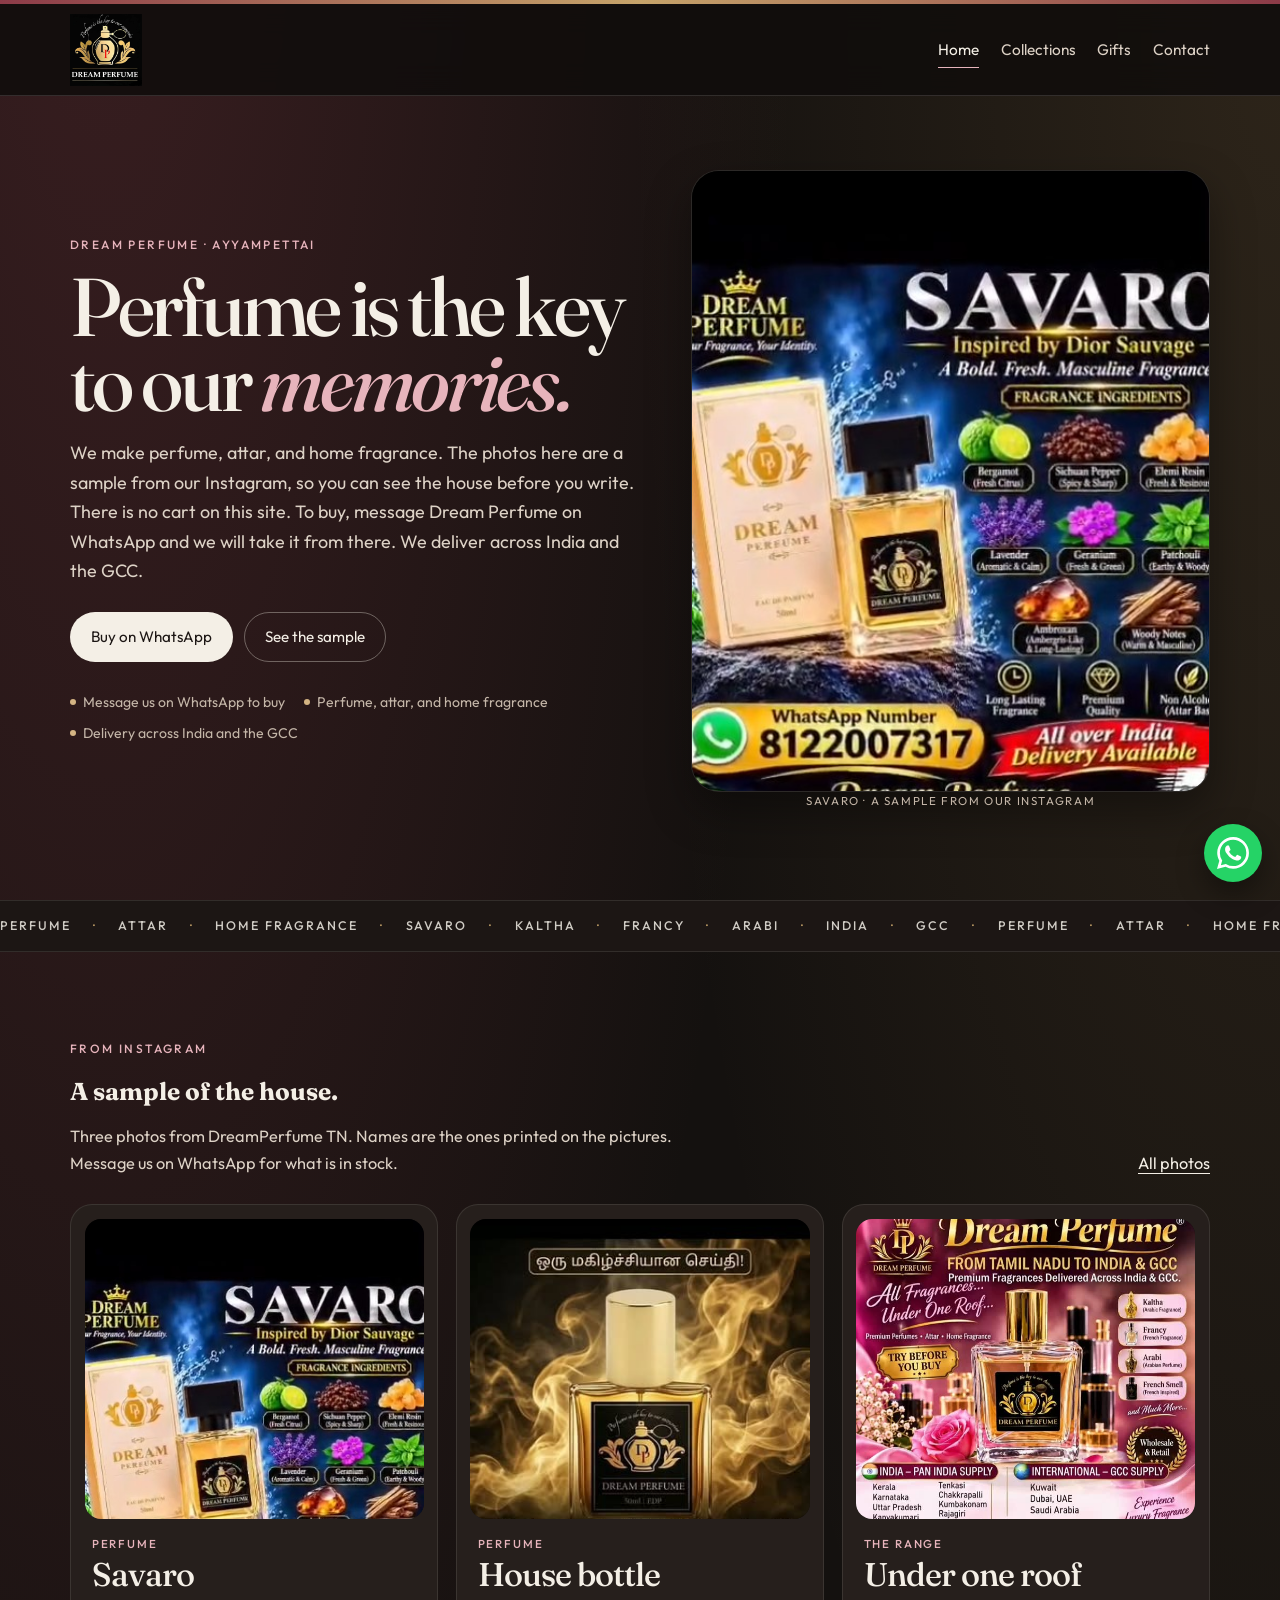
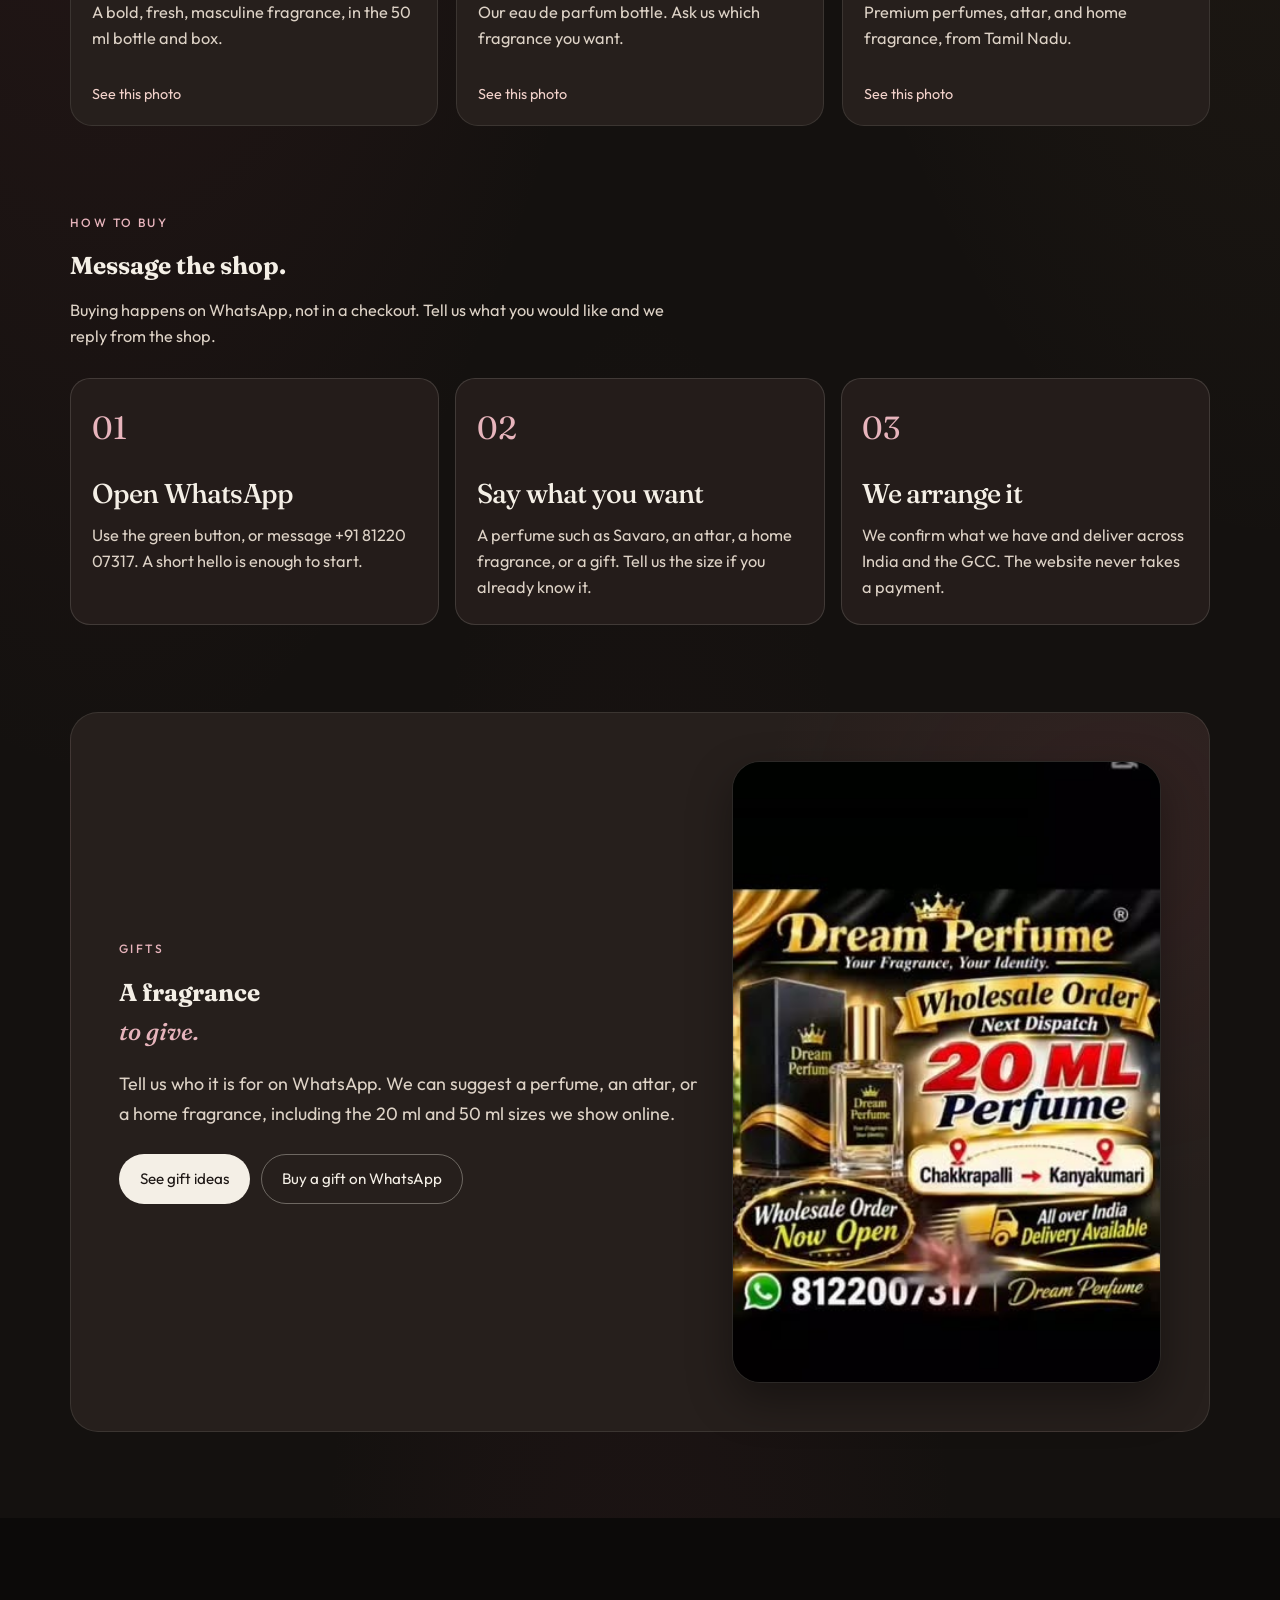
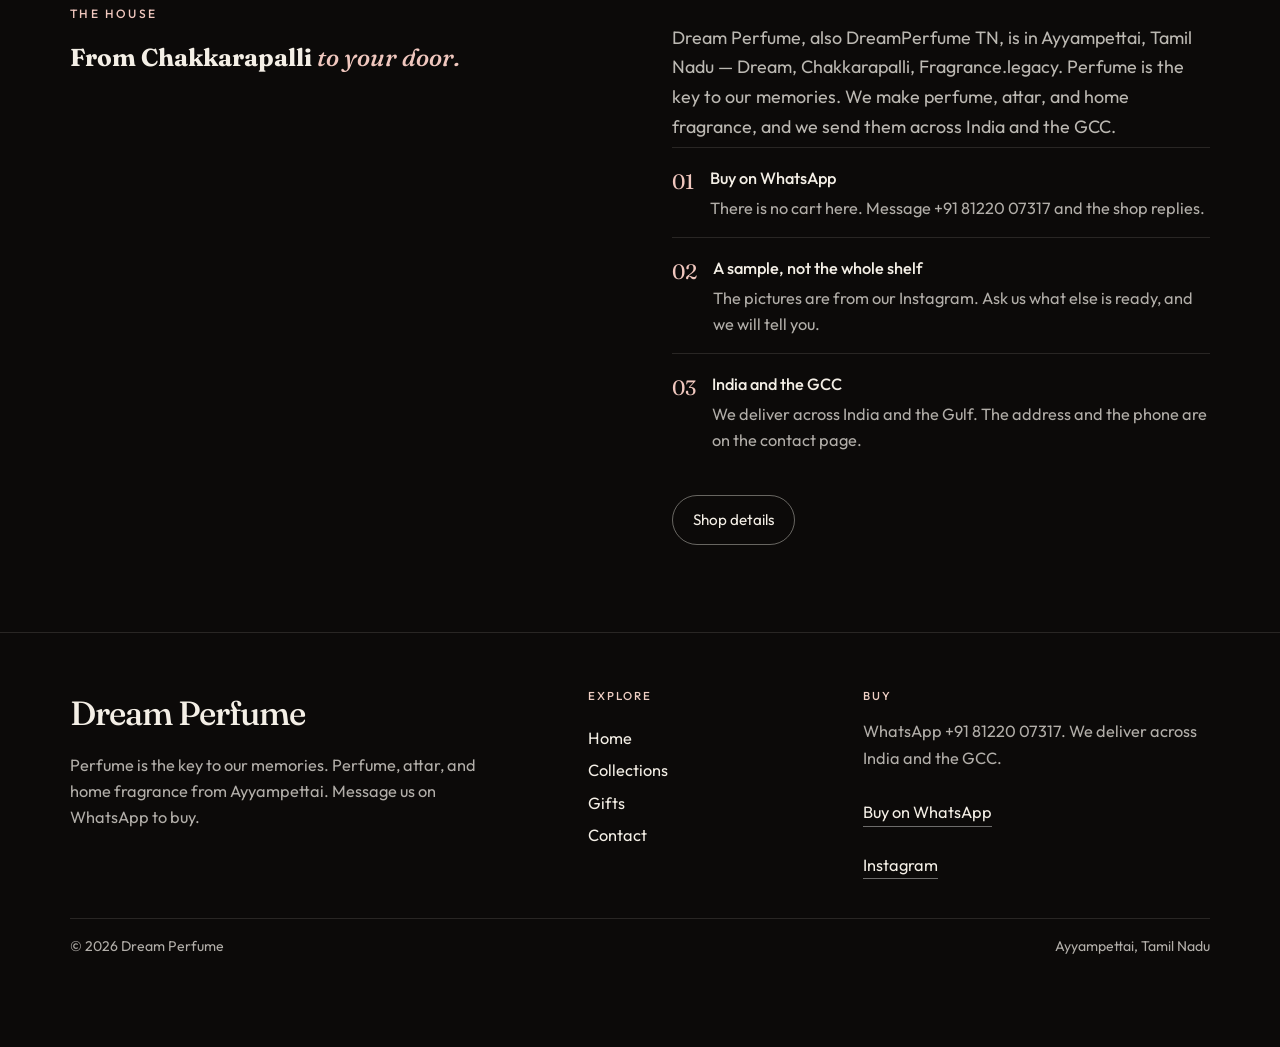
<file: index.html>
<!DOCTYPE html>
<html lang="en">
<head>
  <meta charset="utf-8">
  <meta name="viewport" content="width=device-width, initial-scale=1">
  <title>Dream Perfume — Perfume, attar, and home fragrance</title>
  <meta name="description" content="Dream Perfume in Ayyampettai makes perfume, attar, and home fragrance. Message the shop on WhatsApp to buy. Delivery across India and the GCC.">
  <meta name="theme-color" content="#14110f">
  <link rel="icon" href="assets/logo.jpg" type="image/jpeg">
  <link rel="apple-touch-icon" href="assets/logo.jpg">
  <link rel="preconnect" href="https://fonts.googleapis.com">
  <link rel="preconnect" href="https://fonts.gstatic.com" crossorigin>
  <link href="https://fonts.googleapis.com/css2?family=Fraunces:ital,opsz,wght@0,9..144,500;0,9..144,600;1,9..144,500;1,9..144,600&family=Outfit:wght@400;500;600&display=swap" rel="stylesheet">
  <link rel="stylesheet" href="css/styles.css">
  <script>document.documentElement.classList.add("js");</script>
</head>
<body>
  <a class="skip" href="#content">Skip to content</a>
  <header class="site-header">
    <div class="accent-bar" aria-hidden="true"></div>
    <div class="container header-inner">
      <a class="logo" href="index.html">
        <img src="assets/logo.jpg" alt="Dream Perfume" width="72" height="72">
      </a>
      <button class="nav-toggle" type="button" aria-expanded="false" aria-controls="site-nav" aria-label="Open menu">
        <span></span>
        <span></span>
      </button>
      <nav class="site-nav" id="site-nav" aria-label="Primary">
        <a href="index.html" aria-current="page">Home</a>
        <a href="collections.html">Collections</a>
        <a href="gifts.html">Gifts</a>
        <a href="contact.html">Contact</a>
      </nav>
    </div>
  </header>

  <main id="content">
    <section class="hero">
      <div class="container hero-grid">
        <div class="hero-copy">
          <p class="eyebrow">Dream Perfume · Ayyampettai</p>
          <h1>Perfume is the key<br>to our <em>memories.</em></h1>
          <p class="lede">We make perfume, attar, and home fragrance. The photos here are a sample from our Instagram, so you can see the house before you write. There is no cart on this site. To buy, message Dream Perfume on WhatsApp and we will take it from there. We deliver across India and the GCC.</p>
          <div class="hero-actions">
            <a class="btn btn-dark" href="https://wa.me/918122007317?text=Hello%20Dream%20Perfume%2C%20I%20would%20like%20to%20buy%20a%20fragrance.">Buy on WhatsApp</a>
            <a class="btn btn-line" href="collections.html">See the sample</a>
          </div>
          <ul class="hero-facts">
            <li>Message us on WhatsApp to buy</li>
            <li>Perfume, attar, and home fragrance</li>
            <li>Delivery across India and the GCC</li>
          </ul>
        </div>
        <div class="hero-visual">
          <figure class="hero-photo">
            <img src="assets/photos/savaro.jpg" alt="Savaro by Dream Perfume, shown with the 50 ml bottle and box on the shop's Instagram">
          </figure>
          <p class="stage-caption">Savaro · a sample from our Instagram</p>
        </div>
      </div>
    </section>

    <div class="marquee" aria-hidden="true">
      <div class="marquee-track">
        <div class="marquee-group">
          <span>Perfume</span><span class="dot">·</span>
          <span>Attar</span><span class="dot">·</span>
          <span>Home fragrance</span><span class="dot">·</span>
          <span>Savaro</span><span class="dot">·</span>
          <span>Kaltha</span><span class="dot">·</span>
          <span>Francy</span><span class="dot">·</span>
          <span>Arabi</span><span class="dot">·</span>
          <span>India</span><span class="dot">·</span>
          <span>GCC</span><span class="dot">·</span>
        </div>
        <div class="marquee-group">
          <span>Perfume</span><span class="dot">·</span>
          <span>Attar</span><span class="dot">·</span>
          <span>Home fragrance</span><span class="dot">·</span>
          <span>Savaro</span><span class="dot">·</span>
          <span>Kaltha</span><span class="dot">·</span>
          <span>Francy</span><span class="dot">·</span>
          <span>Arabi</span><span class="dot">·</span>
          <span>India</span><span class="dot">·</span>
          <span>GCC</span><span class="dot">·</span>
        </div>
      </div>
    </div>

    <section class="band">
      <div class="container">
        <div class="section-head">
          <div>
            <p class="eyebrow">From Instagram</p>
            <h2>A sample of the house.</h2>
            <p class="section-intro">Three photos from DreamPerfume TN. Names are the ones printed on the pictures. Message us on WhatsApp for what is in stock.</p>
          </div>
          <a class="text-link" href="collections.html">All photos</a>
        </div>
        <div class="scent-grid reveal">
          <a class="scent-card" href="collections.html#savaro">
            <div class="photo-well">
              <img src="assets/photos/savaro.jpg" alt="Savaro perfume bottle and box">
            </div>
            <div class="copy">
              <p class="family">Perfume</p>
              <h3>Savaro</h3>
              <p class="scent-line">A bold, fresh, masculine fragrance, in the 50 ml bottle and box.</p>
              <p class="card-more">See this photo</p>
            </div>
          </a>
          <a class="scent-card" href="collections.html#house-bottle">
            <div class="photo-well">
              <img src="assets/photos/bottle.jpg" alt="Dream Perfume eau de parfum bottle">
            </div>
            <div class="copy">
              <p class="family">Perfume</p>
              <h3>House bottle</h3>
              <p class="scent-line">Our eau de parfum bottle. Ask us which fragrance you want.</p>
              <p class="card-more">See this photo</p>
            </div>
          </a>
          <a class="scent-card" href="collections.html#range">
            <div class="photo-well">
              <img src="assets/photos/range.jpg" alt="Dream Perfume range poster for perfumes, attar, and home fragrance">
            </div>
            <div class="copy">
              <p class="family">The range</p>
              <h3>Under one roof</h3>
              <p class="scent-line">Premium perfumes, attar, and home fragrance, from Tamil Nadu.</p>
              <p class="card-more">See this photo</p>
            </div>
          </a>
        </div>
      </div>
    </section>

    <section class="band" style="padding-top:0">
      <div class="container">
        <p class="eyebrow">How to buy</p>
        <h2>Message the shop.</h2>
        <p class="section-intro">Buying happens on WhatsApp, not in a checkout. Tell us what you would like and we reply from the shop.</p>
        <ol class="steps reveal">
          <li class="step">
            <span class="step-num">01</span>
            <h3>Open WhatsApp</h3>
            <p>Use the green button, or message +91 81220 07317. A short hello is enough to start.</p>
          </li>
          <li class="step">
            <span class="step-num">02</span>
            <h3>Say what you want</h3>
            <p>A perfume such as Savaro, an attar, a home fragrance, or a gift. Tell us the size if you already know it.</p>
          </li>
          <li class="step">
            <span class="step-num">03</span>
            <h3>We arrange it</h3>
            <p>We confirm what we have and deliver across India and the GCC. The website never takes a payment.</p>
          </li>
        </ol>
      </div>
    </section>

    <section class="band" style="padding-top:0">
      <div class="container">
        <div class="gift-panel reveal">
          <div>
            <p class="eyebrow">Gifts</p>
            <h2>A fragrance<br><em>to give.</em></h2>
            <p class="lede">Tell us who it is for on WhatsApp. We can suggest a perfume, an attar, or a home fragrance, including the 20 ml and 50 ml sizes we show online.</p>
            <div class="hero-actions">
              <a class="btn btn-dark" href="gifts.html">See gift ideas</a>
              <a class="btn btn-line" href="https://wa.me/918122007317?text=Hello%20Dream%20Perfume%2C%20I%20would%20like%20to%20buy%20a%20fragrance%20as%20a%20gift.">Buy a gift on WhatsApp</a>
            </div>
          </div>
          <figure class="hero-photo">
            <img src="assets/photos/twenty-ml.jpg" alt="Dream Perfume 20 ml perfume poster, with the bottle and box">
          </figure>
        </div>
      </div>
    </section>

    <section class="story band">
      <div class="container story-grid reveal">
        <div>
          <p class="eyebrow">The house</p>
          <h2>From Chakkarapalli <em>to your door.</em></h2>
        </div>
        <div>
          <p class="lede">Dream Perfume, also DreamPerfume TN, is in Ayyampettai, Tamil Nadu — Dream, Chakkarapalli, Fragrance.legacy. Perfume is the key to our memories. We make perfume, attar, and home fragrance, and we send them across India and the GCC.</p>
          <ul class="promises">
            <li>
              <span class="promise-num">01</span>
              <div class="promise">
                <strong>Buy on WhatsApp</strong>
                <p>There is no cart here. Message +91 81220 07317 and the shop replies.</p>
              </div>
            </li>
            <li>
              <span class="promise-num">02</span>
              <div class="promise">
                <strong>A sample, not the whole shelf</strong>
                <p>The pictures are from our Instagram. Ask us what else is ready, and we will tell you.</p>
              </div>
            </li>
            <li>
              <span class="promise-num">03</span>
              <div class="promise">
                <strong>India and the GCC</strong>
                <p>We deliver across India and the Gulf. The address and the phone are on the contact page.</p>
              </div>
            </li>
          </ul>
          <div class="hero-actions">
            <a class="btn btn-line-light" href="contact.html">Shop details</a>
          </div>
        </div>
      </div>
    </section>
  </main>

  <footer class="site-footer">
    <div class="container footer-grid">
      <div>
        <p class="footer-brand">Dream Perfume</p>
        <p class="footer-note">Perfume is the key to our memories. Perfume, attar, and home fragrance from Ayyampettai. Message us on WhatsApp to buy.</p>
      </div>
      <nav aria-label="Footer">
        <p class="footer-label">Explore</p>
        <a href="index.html">Home</a>
        <a href="collections.html">Collections</a>
        <a href="gifts.html">Gifts</a>
        <a href="contact.html">Contact</a>
      </nav>
      <div class="footer-visit">
        <p class="footer-label">Buy</p>
        <p class="footer-note">WhatsApp +91 81220 07317. We deliver across India and the GCC.</p>
        <div class="footer-links">
          <a class="text-link" href="https://wa.me/918122007317?text=Hello%20Dream%20Perfume%2C%20I%20would%20like%20to%20buy%20a%20fragrance.">Buy on WhatsApp</a>
          <a class="text-link" href="https://www.instagram.com/dreamperfume867/">Instagram</a>
        </div>
      </div>
    </div>
    <div class="container footer-base">
      <p>© 2026 Dream Perfume</p>
      <p>Ayyampettai, Tamil Nadu</p>
    </div>
  </footer>
  <a class="whatsapp-float" href="https://wa.me/918122007317?text=Hello%20Dream%20Perfume%2C%20I%20would%20like%20to%20buy%20a%20fragrance." aria-label="Buy on WhatsApp">
    <svg viewBox="0 0 24 24" aria-hidden="true" focusable="false">
      <path fill="currentColor" d="M20.52 3.48A11.8 11.8 0 0 0 12.06 0C5.5 0 .16 5.33.16 11.89c0 2.09.55 4.13 1.59 5.94L0 24l6.34-1.66a11.9 11.9 0 0 0 5.72 1.46h.01c6.55 0 11.89-5.33 11.89-11.89 0-3.18-1.24-6.16-3.44-8.43zM12.07 21.82h-.01a9.9 9.9 0 0 1-5.03-1.38l-.36-.21-3.76.99 1-3.65-.23-.38a9.86 9.86 0 0 1-1.51-5.26c0-5.45 4.44-9.88 9.9-9.88 2.64 0 5.12 1.03 6.99 2.9a9.82 9.82 0 0 1 2.89 6.98c0 5.45-4.44 9.89-9.88 9.89zm5.42-7.4c-.3-.15-1.76-.87-2.03-.97-.27-.1-.47-.15-.67.15-.2.3-.77.96-.94 1.16-.17.2-.35.22-.64.07-.3-.15-1.25-.46-2.38-1.47-.88-.78-1.47-1.75-1.64-2.04-.17-.3-.02-.46.13-.61.13-.13.3-.35.45-.52.15-.17.2-.3.3-.5.1-.2.05-.37-.02-.52-.08-.15-.67-1.61-.92-2.21-.24-.58-.49-.5-.67-.51l-.57-.01c-.2 0-.52.07-.79.37-.27.3-1.04 1.02-1.04 2.48 0 1.46 1.07 2.87 1.22 3.07.15.2 2.1 3.2 5.08 4.49.71.3 1.26.49 1.69.62.71.23 1.36.2 1.87.12.57-.09 1.76-.72 2.01-1.41.25-.7.25-1.29.17-1.42-.07-.12-.27-.19-.57-.34z"/>
    </svg>
  </a>
  <script src="js/main.js" defer></script>
</body>
</html>
</file>
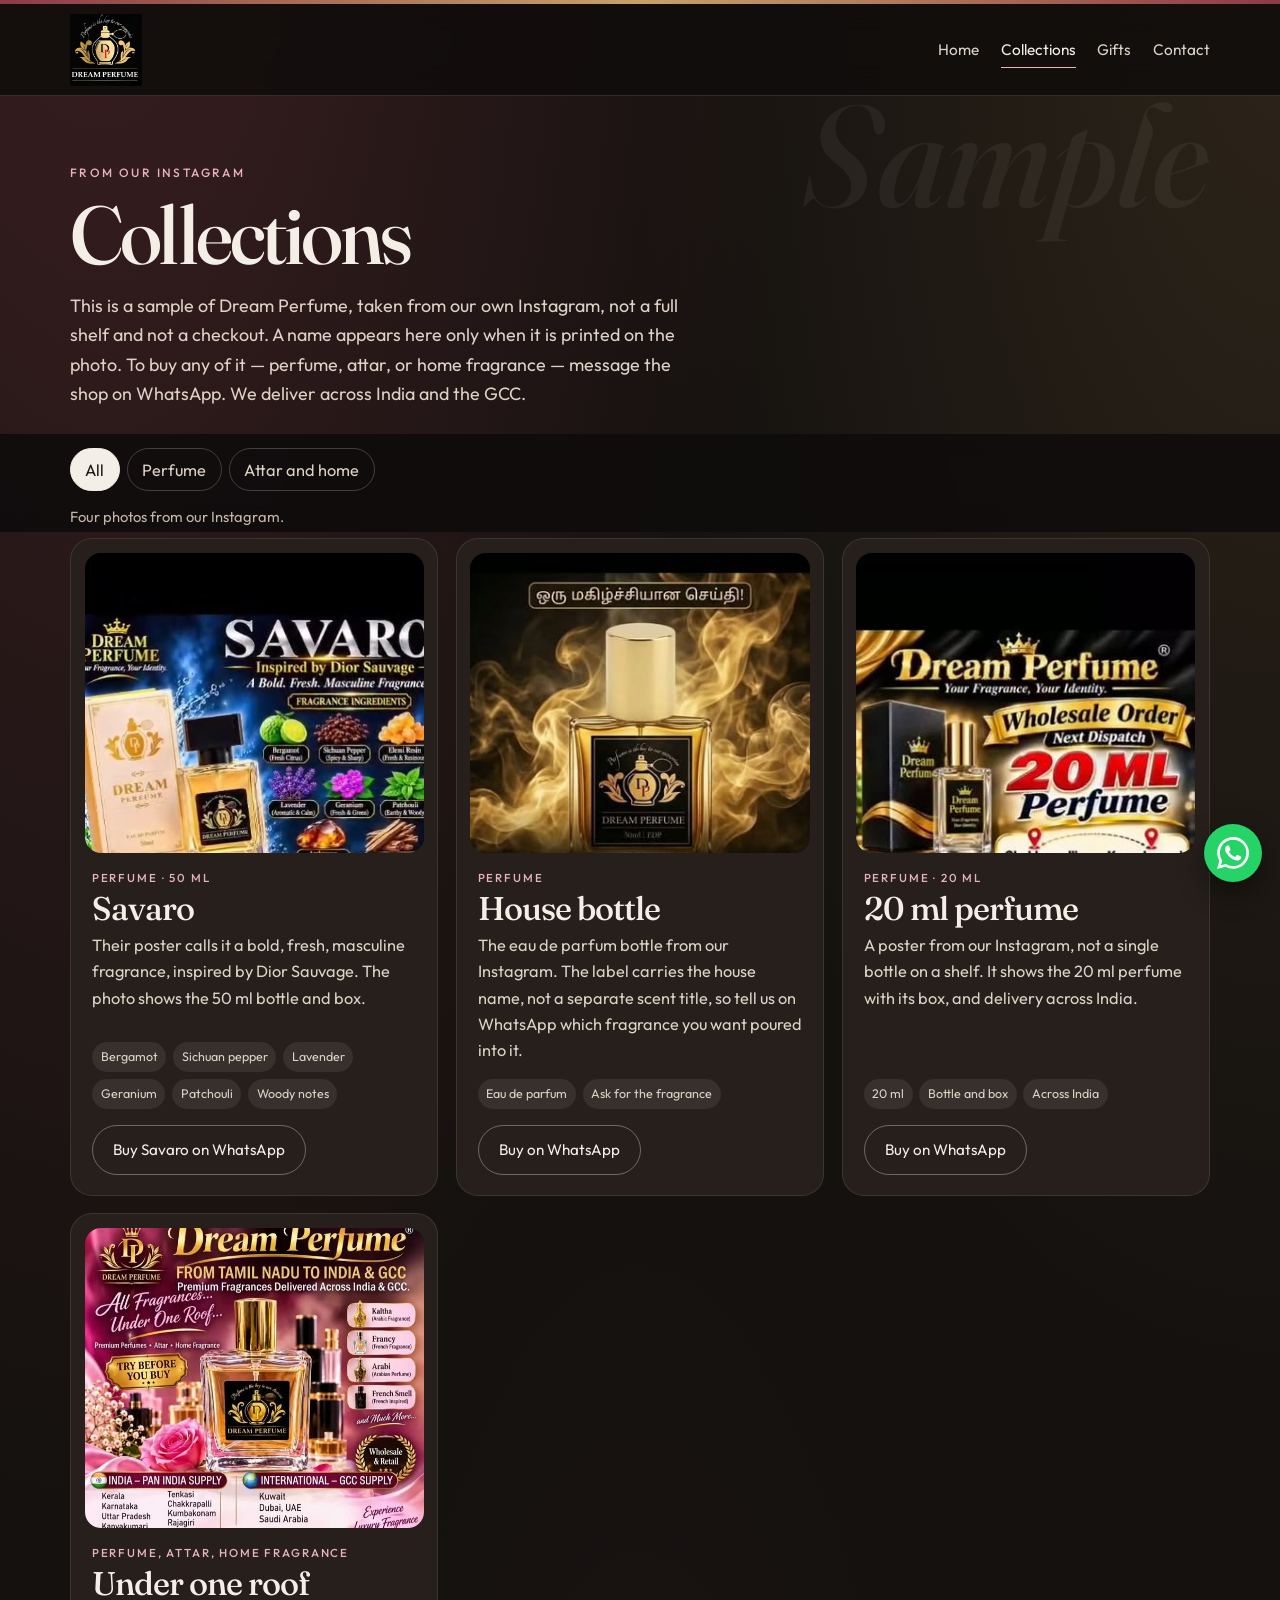
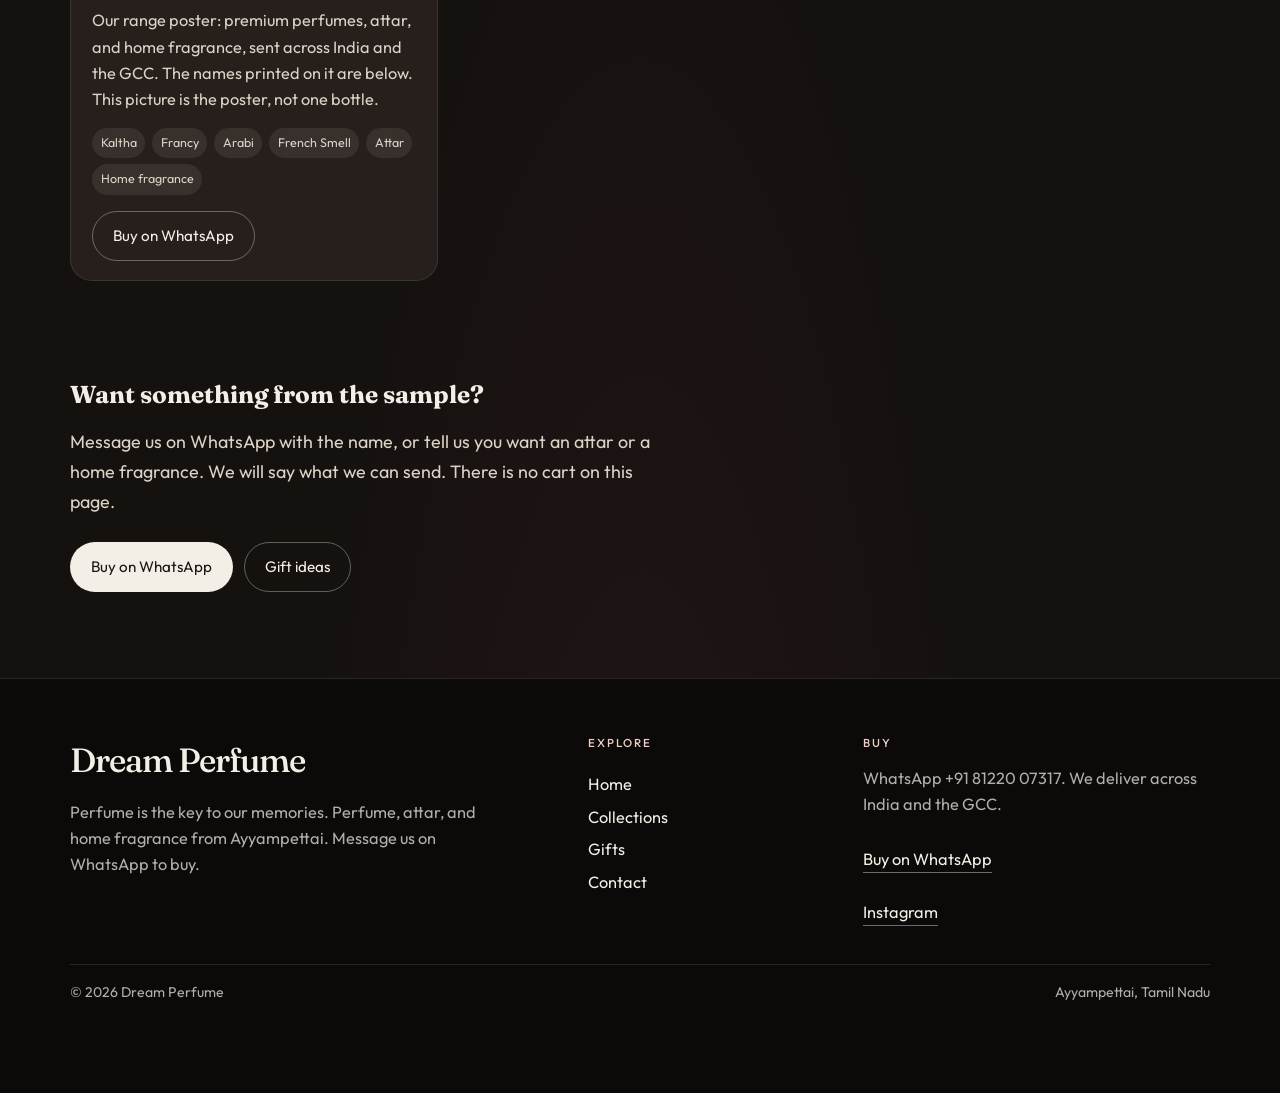
<file: collections.html>
<!DOCTYPE html>
<html lang="en">
<head>
  <meta charset="utf-8">
  <meta name="viewport" content="width=device-width, initial-scale=1">
  <title>Collections — Dream Perfume</title>
  <meta name="description" content="A sample of Dream Perfume from their Instagram: Savaro, the house bottle, a 20 ml perfume, and the range of perfume, attar, and home fragrance. Buy on WhatsApp.">
  <meta name="theme-color" content="#14110f">
  <link rel="icon" href="assets/logo.jpg" type="image/jpeg">
  <link rel="apple-touch-icon" href="assets/logo.jpg">
  <link rel="preconnect" href="https://fonts.googleapis.com">
  <link rel="preconnect" href="https://fonts.gstatic.com" crossorigin>
  <link href="https://fonts.googleapis.com/css2?family=Fraunces:ital,opsz,wght@0,9..144,500;0,9..144,600;1,9..144,500;1,9..144,600&family=Outfit:wght@400;500;600&display=swap" rel="stylesheet">
  <link rel="stylesheet" href="css/styles.css">
  <script>document.documentElement.classList.add("js");</script>
</head>
<body>
  <a class="skip" href="#content">Skip to content</a>
  <header class="site-header">
    <div class="accent-bar" aria-hidden="true"></div>
    <div class="container header-inner">
      <a class="logo" href="index.html">
        <img src="assets/logo.jpg" alt="Dream Perfume" width="72" height="72">
      </a>
      <button class="nav-toggle" type="button" aria-expanded="false" aria-controls="site-nav" aria-label="Open menu">
        <span></span>
        <span></span>
      </button>
      <nav class="site-nav" id="site-nav" aria-label="Primary">
        <a href="index.html">Home</a>
        <a href="collections.html" aria-current="page">Collections</a>
        <a href="gifts.html">Gifts</a>
        <a href="contact.html">Contact</a>
      </nav>
    </div>
  </header>

  <main id="content">
    <header class="page-hero">
      <div class="container">
        <span class="watermark" aria-hidden="true">Sample</span>
        <p class="eyebrow">From our Instagram</p>
        <h1>Collections</h1>
        <p class="lede">This is a sample of Dream Perfume, taken from our own Instagram, not a full shelf and not a checkout. A name appears here only when it is printed on the photo. To buy any of it — perfume, attar, or home fragrance — message the shop on WhatsApp. We deliver across India and the GCC.</p>
      </div>
    </header>

    <div class="filter-bar">
      <div class="container">
        <div class="filters" role="toolbar" aria-label="Filter the sample">
          <button type="button" class="is-active" data-filter="all" aria-pressed="true">All</button>
          <button type="button" data-filter="perfume" aria-pressed="false">Perfume</button>
          <button type="button" data-filter="range" aria-pressed="false">Attar and home</button>
        </div>
        <p class="filter-count">Four photos from our Instagram.</p>
      </div>
    </div>

    <section class="band tight">
      <div class="container">
        <div class="scent-grid reveal">
          <article class="scent-card" id="savaro" data-family="perfume">
            <div class="photo-well">
              <img src="assets/photos/savaro.jpg" alt="Savaro by Dream Perfume, a 50 ml bottle beside its box">
            </div>
            <div class="copy">
              <p class="family">Perfume · 50 ml</p>
              <h2>Savaro</h2>
              <p class="scent-line">Their poster calls it a bold, fresh, masculine fragrance, inspired by Dior Sauvage. The photo shows the 50 ml bottle and box.</p>
              <ul class="notes">
                <li>Bergamot</li>
                <li>Sichuan pepper</li>
                <li>Lavender</li>
                <li>Geranium</li>
                <li>Patchouli</li>
                <li>Woody notes</li>
              </ul>
              <a class="btn btn-line" href="https://wa.me/918122007317?text=Hello%20Dream%20Perfume%2C%20I%20would%20like%20to%20buy%20Savaro.">Buy Savaro on WhatsApp</a>
            </div>
          </article>

          <article class="scent-card" id="house-bottle" data-family="perfume">
            <div class="photo-well">
              <img src="assets/photos/bottle.jpg" alt="Gold-capped Dream Perfume eau de parfum bottle">
            </div>
            <div class="copy">
              <p class="family">Perfume</p>
              <h2>House bottle</h2>
              <p class="scent-line">The eau de parfum bottle from our Instagram. The label carries the house name, not a separate scent title, so tell us on WhatsApp which fragrance you want poured into it.</p>
              <ul class="notes">
                <li>Eau de parfum</li>
                <li>Ask for the fragrance</li>
              </ul>
              <a class="btn btn-line" href="https://wa.me/918122007317?text=Hello%20Dream%20Perfume%2C%20I%20would%20like%20to%20buy%20a%20fragrance.">Buy on WhatsApp</a>
            </div>
          </article>

          <article class="scent-card" id="twenty-ml" data-family="perfume">
            <div class="photo-well">
              <img src="assets/photos/twenty-ml.jpg" alt="Instagram poster for Dream Perfume 20 ml perfume, showing the bottle and box">
            </div>
            <div class="copy">
              <p class="family">Perfume · 20 ml</p>
              <h2>20 ml perfume</h2>
              <p class="scent-line">A poster from our Instagram, not a single bottle on a shelf. It shows the 20 ml perfume with its box, and delivery across India.</p>
              <ul class="notes">
                <li>20 ml</li>
                <li>Bottle and box</li>
                <li>Across India</li>
              </ul>
              <a class="btn btn-line" href="https://wa.me/918122007317?text=Hello%20Dream%20Perfume%2C%20I%20would%20like%20to%20buy%20a%2020%20ml%20perfume.">Buy on WhatsApp</a>
            </div>
          </article>

          <article class="scent-card" id="range" data-family="range">
            <div class="photo-well">
              <img src="assets/photos/range.jpg" alt="Range poster: all fragrances under one roof, with Kaltha, Francy, Arabi, and French Smell">
            </div>
            <div class="copy">
              <p class="family">Perfume, attar, home fragrance</p>
              <h2>Under one roof</h2>
              <p class="scent-line">Our range poster: premium perfumes, attar, and home fragrance, sent across India and the GCC. The names printed on it are below. This picture is the poster, not one bottle.</p>
              <ul class="notes">
                <li>Kaltha</li>
                <li>Francy</li>
                <li>Arabi</li>
                <li>French Smell</li>
                <li>Attar</li>
                <li>Home fragrance</li>
              </ul>
              <a class="btn btn-line" href="https://wa.me/918122007317?text=Hello%20Dream%20Perfume%2C%20I%20would%20like%20to%20buy%20a%20fragrance.">Buy on WhatsApp</a>
            </div>
          </article>
        </div>
        <p class="filter-empty" hidden>Nothing in this group in the sample yet.</p>
      </div>
    </section>

    <section class="band" style="padding-top:0">
      <div class="container closing">
        <h2>Want something from the sample?</h2>
        <p class="lede">Message us on WhatsApp with the name, or tell us you want an attar or a home fragrance. We will say what we can send. There is no cart on this page.</p>
        <div class="hero-actions">
          <a class="btn btn-dark" href="https://wa.me/918122007317?text=Hello%20Dream%20Perfume%2C%20I%20would%20like%20to%20buy%20a%20fragrance.">Buy on WhatsApp</a>
          <a class="btn btn-line" href="gifts.html">Gift ideas</a>
        </div>
      </div>
    </section>
  </main>

  <footer class="site-footer">
    <div class="container footer-grid">
      <div>
        <p class="footer-brand">Dream Perfume</p>
        <p class="footer-note">Perfume is the key to our memories. Perfume, attar, and home fragrance from Ayyampettai. Message us on WhatsApp to buy.</p>
      </div>
      <nav aria-label="Footer">
        <p class="footer-label">Explore</p>
        <a href="index.html">Home</a>
        <a href="collections.html">Collections</a>
        <a href="gifts.html">Gifts</a>
        <a href="contact.html">Contact</a>
      </nav>
      <div class="footer-visit">
        <p class="footer-label">Buy</p>
        <p class="footer-note">WhatsApp +91 81220 07317. We deliver across India and the GCC.</p>
        <div class="footer-links">
          <a class="text-link" href="https://wa.me/918122007317?text=Hello%20Dream%20Perfume%2C%20I%20would%20like%20to%20buy%20a%20fragrance.">Buy on WhatsApp</a>
          <a class="text-link" href="https://www.instagram.com/dreamperfume867/">Instagram</a>
        </div>
      </div>
    </div>
    <div class="container footer-base">
      <p>© 2026 Dream Perfume</p>
      <p>Ayyampettai, Tamil Nadu</p>
    </div>
  </footer>
  <a class="whatsapp-float" href="https://wa.me/918122007317?text=Hello%20Dream%20Perfume%2C%20I%20would%20like%20to%20buy%20a%20fragrance." aria-label="Buy on WhatsApp">
    <svg viewBox="0 0 24 24" aria-hidden="true" focusable="false">
      <path fill="currentColor" d="M20.52 3.48A11.8 11.8 0 0 0 12.06 0C5.5 0 .16 5.33.16 11.89c0 2.09.55 4.13 1.59 5.94L0 24l6.34-1.66a11.9 11.9 0 0 0 5.72 1.46h.01c6.55 0 11.89-5.33 11.89-11.89 0-3.18-1.24-6.16-3.44-8.43zM12.07 21.82h-.01a9.9 9.9 0 0 1-5.03-1.38l-.36-.21-3.76.99 1-3.65-.23-.38a9.86 9.86 0 0 1-1.51-5.26c0-5.45 4.44-9.88 9.9-9.88 2.64 0 5.12 1.03 6.99 2.9a9.82 9.82 0 0 1 2.89 6.98c0 5.45-4.44 9.89-9.88 9.89zm5.42-7.4c-.3-.15-1.76-.87-2.03-.97-.27-.1-.47-.15-.67.15-.2.3-.77.96-.94 1.16-.17.2-.35.22-.64.07-.3-.15-1.25-.46-2.38-1.47-.88-.78-1.47-1.75-1.64-2.04-.17-.3-.02-.46.13-.61.13-.13.3-.35.45-.52.15-.17.2-.3.3-.5.1-.2.05-.37-.02-.52-.08-.15-.67-1.61-.92-2.21-.24-.58-.49-.5-.67-.51l-.57-.01c-.2 0-.52.07-.79.37-.27.3-1.04 1.02-1.04 2.48 0 1.46 1.07 2.87 1.22 3.07.15.2 2.1 3.2 5.08 4.49.71.3 1.26.49 1.69.62.71.23 1.36.2 1.87.12.57-.09 1.76-.72 2.01-1.41.25-.7.25-1.29.17-1.42-.07-.12-.27-.19-.57-.34z"/>
    </svg>
  </a>
  <script src="js/main.js" defer></script>
</body>
</html>
</file>
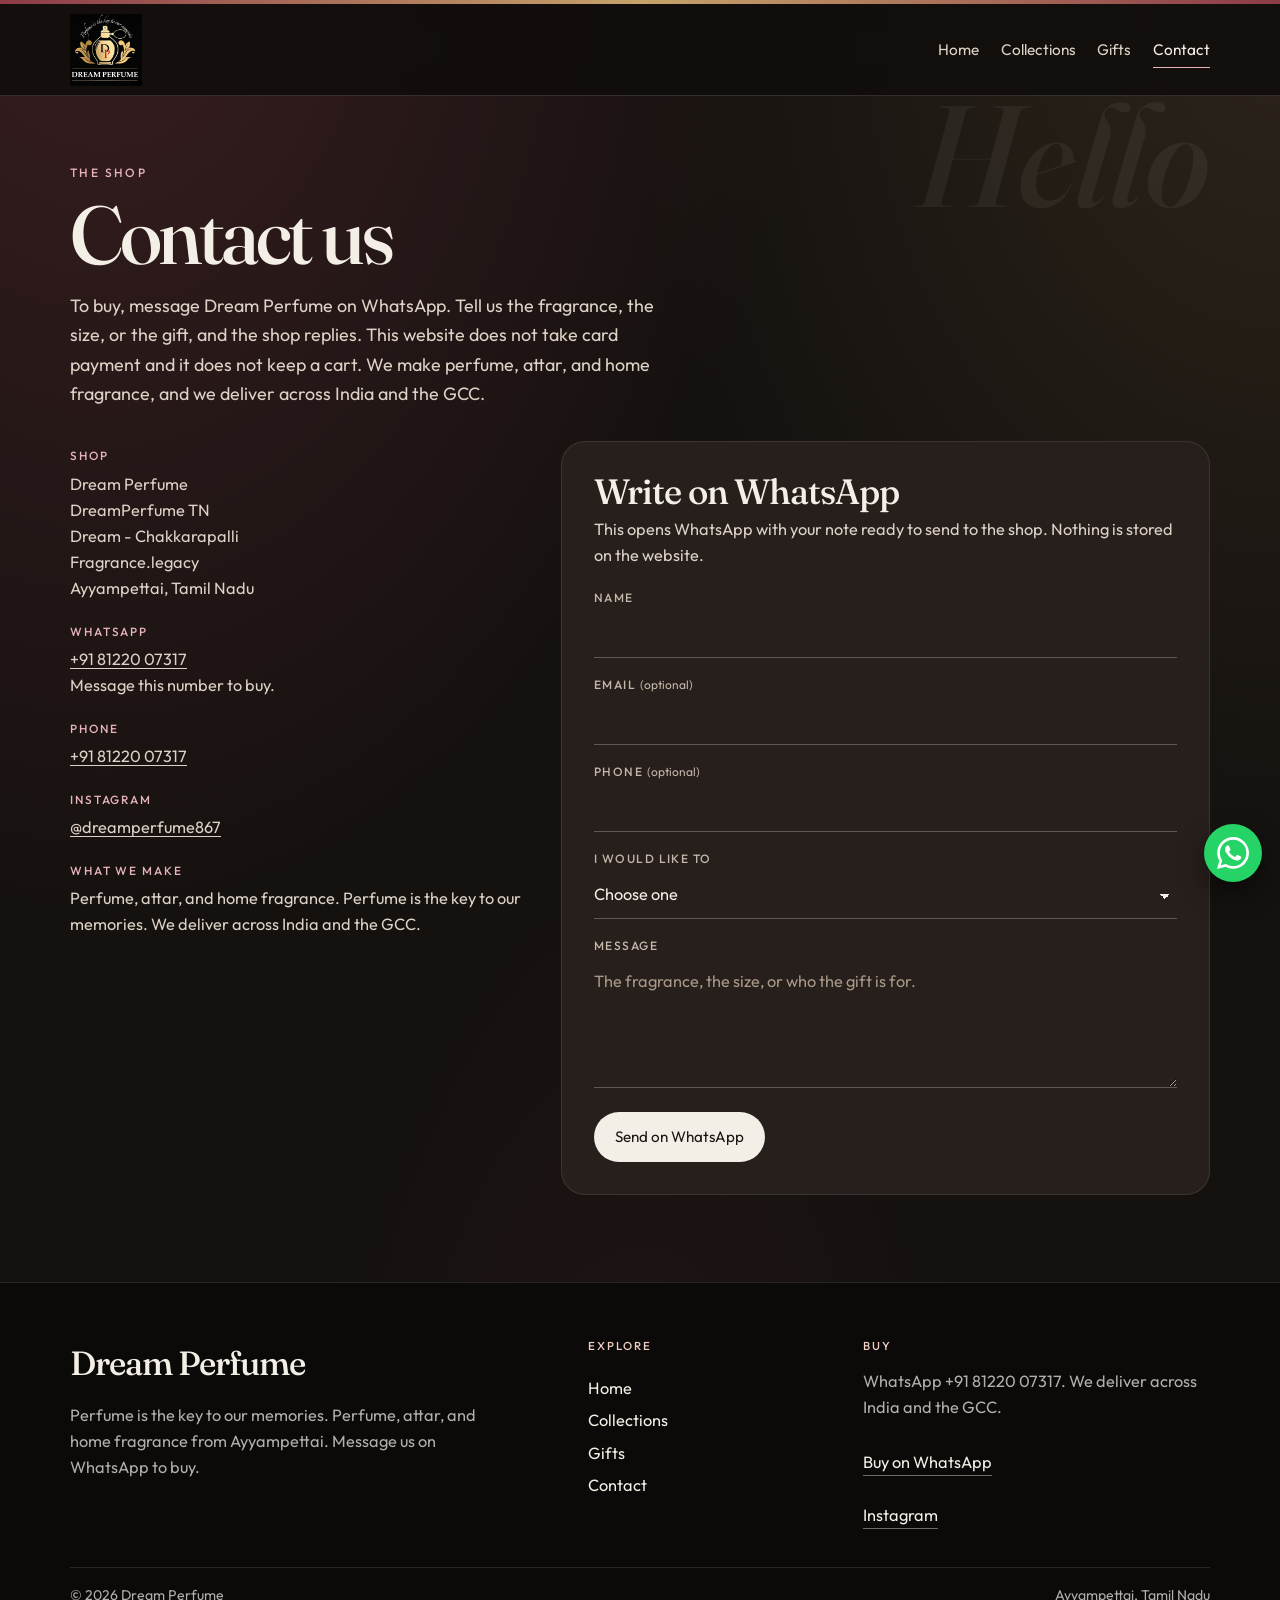
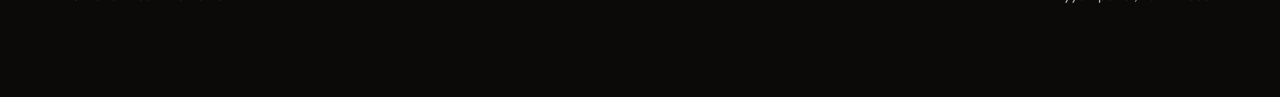
<file: contact.html>
<!DOCTYPE html>
<html lang="en">
<head>
  <meta charset="utf-8">
  <meta name="viewport" content="width=device-width, initial-scale=1">
  <title>Contact — Dream Perfume</title>
  <meta name="description" content="Message Dream Perfume on WhatsApp at +91 81220 07317 to buy perfume, attar, or home fragrance. The shop is in Ayyampettai, Tamil Nadu, and delivers across India and the GCC.">
  <meta name="theme-color" content="#14110f">
  <link rel="icon" href="assets/logo.jpg" type="image/jpeg">
  <link rel="apple-touch-icon" href="assets/logo.jpg">
  <link rel="preconnect" href="https://fonts.googleapis.com">
  <link rel="preconnect" href="https://fonts.gstatic.com" crossorigin>
  <link href="https://fonts.googleapis.com/css2?family=Fraunces:ital,opsz,wght@0,9..144,500;0,9..144,600;1,9..144,500;1,9..144,600&family=Outfit:wght@400;500;600&display=swap" rel="stylesheet">
  <link rel="stylesheet" href="css/styles.css">
  <script>document.documentElement.classList.add("js");</script>
</head>
<body>
  <a class="skip" href="#content">Skip to content</a>
  <header class="site-header">
    <div class="accent-bar" aria-hidden="true"></div>
    <div class="container header-inner">
      <a class="logo" href="index.html">
        <img src="assets/logo.jpg" alt="Dream Perfume" width="72" height="72">
      </a>
      <button class="nav-toggle" type="button" aria-expanded="false" aria-controls="site-nav" aria-label="Open menu">
        <span></span>
        <span></span>
      </button>
      <nav class="site-nav" id="site-nav" aria-label="Primary">
        <a href="index.html">Home</a>
        <a href="collections.html">Collections</a>
        <a href="gifts.html">Gifts</a>
        <a href="contact.html" aria-current="page">Contact</a>
      </nav>
    </div>
  </header>

  <main id="content">
    <header class="page-hero">
      <div class="container">
        <span class="watermark" aria-hidden="true">Hello</span>
        <p class="eyebrow">The shop</p>
        <h1>Contact us</h1>
        <p class="lede">To buy, message Dream Perfume on WhatsApp. Tell us the fragrance, the size, or the gift, and the shop replies. This website does not take card payment and it does not keep a cart. We make perfume, attar, and home fragrance, and we deliver across India and the GCC.</p>
      </div>
    </header>

    <section class="band tight">
      <div class="container contact-grid reveal">
        <div>
          <dl class="details">
            <div>
              <dt>Shop</dt>
              <dd>
                Dream Perfume<br>
                DreamPerfume TN<br>
                Dream - Chakkarapalli<br>
                Fragrance.legacy<br>
                Ayyampettai, Tamil Nadu
              </dd>
            </div>
            <div>
              <dt>WhatsApp</dt>
              <dd>
                <a href="https://wa.me/918122007317?text=Hello%20Dream%20Perfume%2C%20I%20would%20like%20to%20buy%20a%20fragrance.">+91 81220 07317</a><br>
                Message this number to buy.
              </dd>
            </div>
            <div>
              <dt>Phone</dt>
              <dd><a href="tel:+918122007317">+91 81220 07317</a></dd>
            </div>
            <div>
              <dt>Instagram</dt>
              <dd><a href="https://www.instagram.com/dreamperfume867/">@dreamperfume867</a></dd>
            </div>
            <div>
              <dt>What we make</dt>
              <dd>Perfume, attar, and home fragrance. Perfume is the key to our memories. We deliver across India and the GCC.</dd>
            </div>
          </dl>
        </div>

        <form class="visit-form form-card">
          <h2>Write on WhatsApp</h2>
          <p class="form-help">This opens WhatsApp with your note ready to send to the shop. Nothing is stored on the website.</p>
          <p class="form-status" role="status" hidden></p>
          <div class="field">
            <label for="name">Name</label>
            <input id="name" name="name" type="text" autocomplete="name" required>
          </div>
          <div class="field">
            <label for="email">Email <span style="letter-spacing:0;text-transform:none;font-weight:400">(optional)</span></label>
            <input id="email" name="email" type="email" autocomplete="email">
          </div>
          <div class="field">
            <label for="phone">Phone <span style="letter-spacing:0;text-transform:none;font-weight:400">(optional)</span></label>
            <input id="phone" name="phone" type="tel" autocomplete="tel">
          </div>
          <div class="field">
            <label for="interest">I would like to</label>
            <select id="interest" name="interest" required>
              <option value="" selected disabled>Choose one</option>
              <option>Buy a fragrance</option>
              <option>Ask about a gift</option>
              <option>Ask about attar or home fragrance</option>
              <option>Something else</option>
            </select>
          </div>
          <div class="field">
            <label for="message">Message</label>
            <textarea id="message" name="message" maxlength="1000" required placeholder="The fragrance, the size, or who the gift is for."></textarea>
          </div>
          <button class="btn btn-dark" type="submit">Send on WhatsApp</button>
        </form>
      </div>
    </section>
  </main>

  <footer class="site-footer">
    <div class="container footer-grid">
      <div>
        <p class="footer-brand">Dream Perfume</p>
        <p class="footer-note">Perfume is the key to our memories. Perfume, attar, and home fragrance from Ayyampettai. Message us on WhatsApp to buy.</p>
      </div>
      <nav aria-label="Footer">
        <p class="footer-label">Explore</p>
        <a href="index.html">Home</a>
        <a href="collections.html">Collections</a>
        <a href="gifts.html">Gifts</a>
        <a href="contact.html">Contact</a>
      </nav>
      <div class="footer-visit">
        <p class="footer-label">Buy</p>
        <p class="footer-note">WhatsApp +91 81220 07317. We deliver across India and the GCC.</p>
        <div class="footer-links">
          <a class="text-link" href="https://wa.me/918122007317?text=Hello%20Dream%20Perfume%2C%20I%20would%20like%20to%20buy%20a%20fragrance.">Buy on WhatsApp</a>
          <a class="text-link" href="https://www.instagram.com/dreamperfume867/">Instagram</a>
        </div>
      </div>
    </div>
    <div class="container footer-base">
      <p>© 2026 Dream Perfume</p>
      <p>Ayyampettai, Tamil Nadu</p>
    </div>
  </footer>
  <a class="whatsapp-float" href="https://wa.me/918122007317?text=Hello%20Dream%20Perfume%2C%20I%20would%20like%20to%20buy%20a%20fragrance." aria-label="Buy on WhatsApp">
    <svg viewBox="0 0 24 24" aria-hidden="true" focusable="false">
      <path fill="currentColor" d="M20.52 3.48A11.8 11.8 0 0 0 12.06 0C5.5 0 .16 5.33.16 11.89c0 2.09.55 4.13 1.59 5.94L0 24l6.34-1.66a11.9 11.9 0 0 0 5.72 1.46h.01c6.55 0 11.89-5.33 11.89-11.89 0-3.18-1.24-6.16-3.44-8.43zM12.07 21.82h-.01a9.9 9.9 0 0 1-5.03-1.38l-.36-.21-3.76.99 1-3.65-.23-.38a9.86 9.86 0 0 1-1.51-5.26c0-5.45 4.44-9.88 9.9-9.88 2.64 0 5.12 1.03 6.99 2.9a9.82 9.82 0 0 1 2.89 6.98c0 5.45-4.44 9.89-9.88 9.89zm5.42-7.4c-.3-.15-1.76-.87-2.03-.97-.27-.1-.47-.15-.67.15-.2.3-.77.96-.94 1.16-.17.2-.35.22-.64.07-.3-.15-1.25-.46-2.38-1.47-.88-.78-1.47-1.75-1.64-2.04-.17-.3-.02-.46.13-.61.13-.13.3-.35.45-.52.15-.17.2-.3.3-.5.1-.2.05-.37-.02-.52-.08-.15-.67-1.61-.92-2.21-.24-.58-.49-.5-.67-.51l-.57-.01c-.2 0-.52.07-.79.37-.27.3-1.04 1.02-1.04 2.48 0 1.46 1.07 2.87 1.22 3.07.15.2 2.1 3.2 5.08 4.49.71.3 1.26.49 1.69.62.71.23 1.36.2 1.87.12.57-.09 1.76-.72 2.01-1.41.25-.7.25-1.29.17-1.42-.07-.12-.27-.19-.57-.34z"/>
    </svg>
  </a>
  <script src="js/main.js" defer></script>
</body>
</html>
</file>
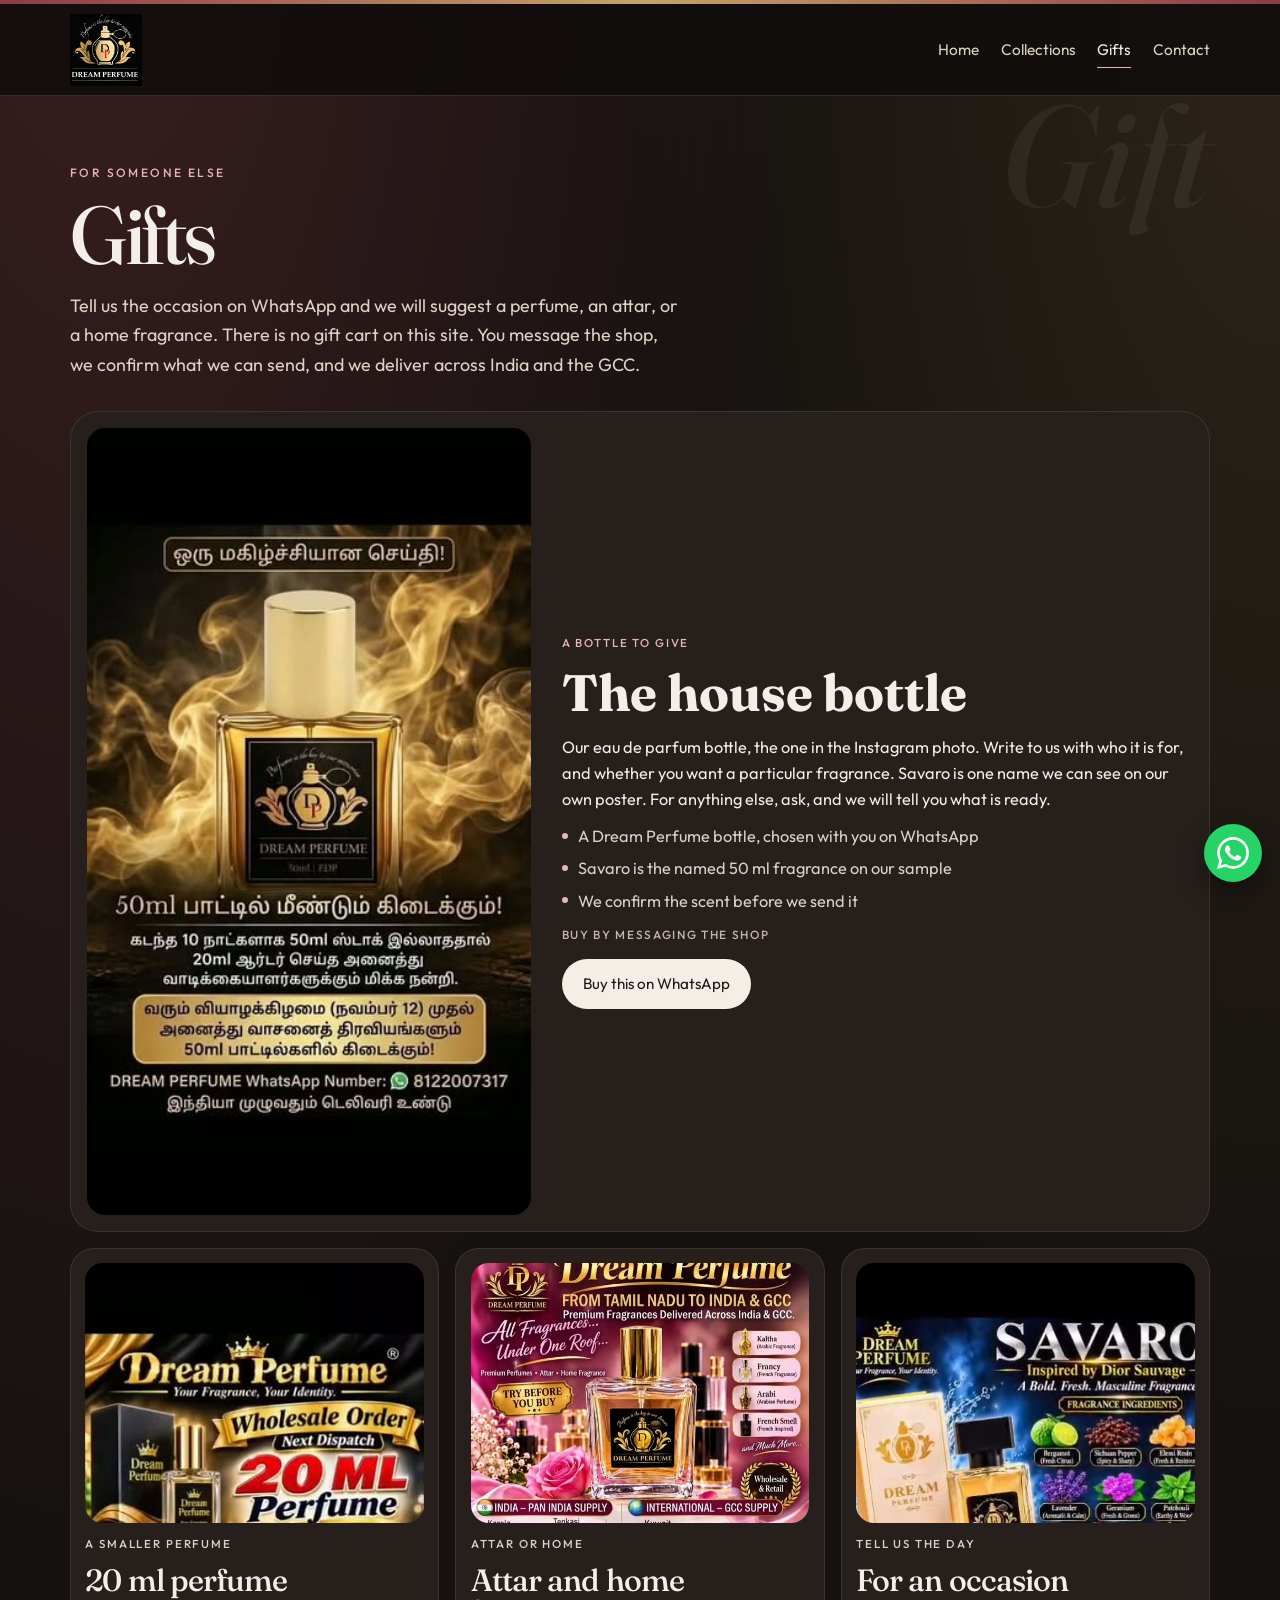
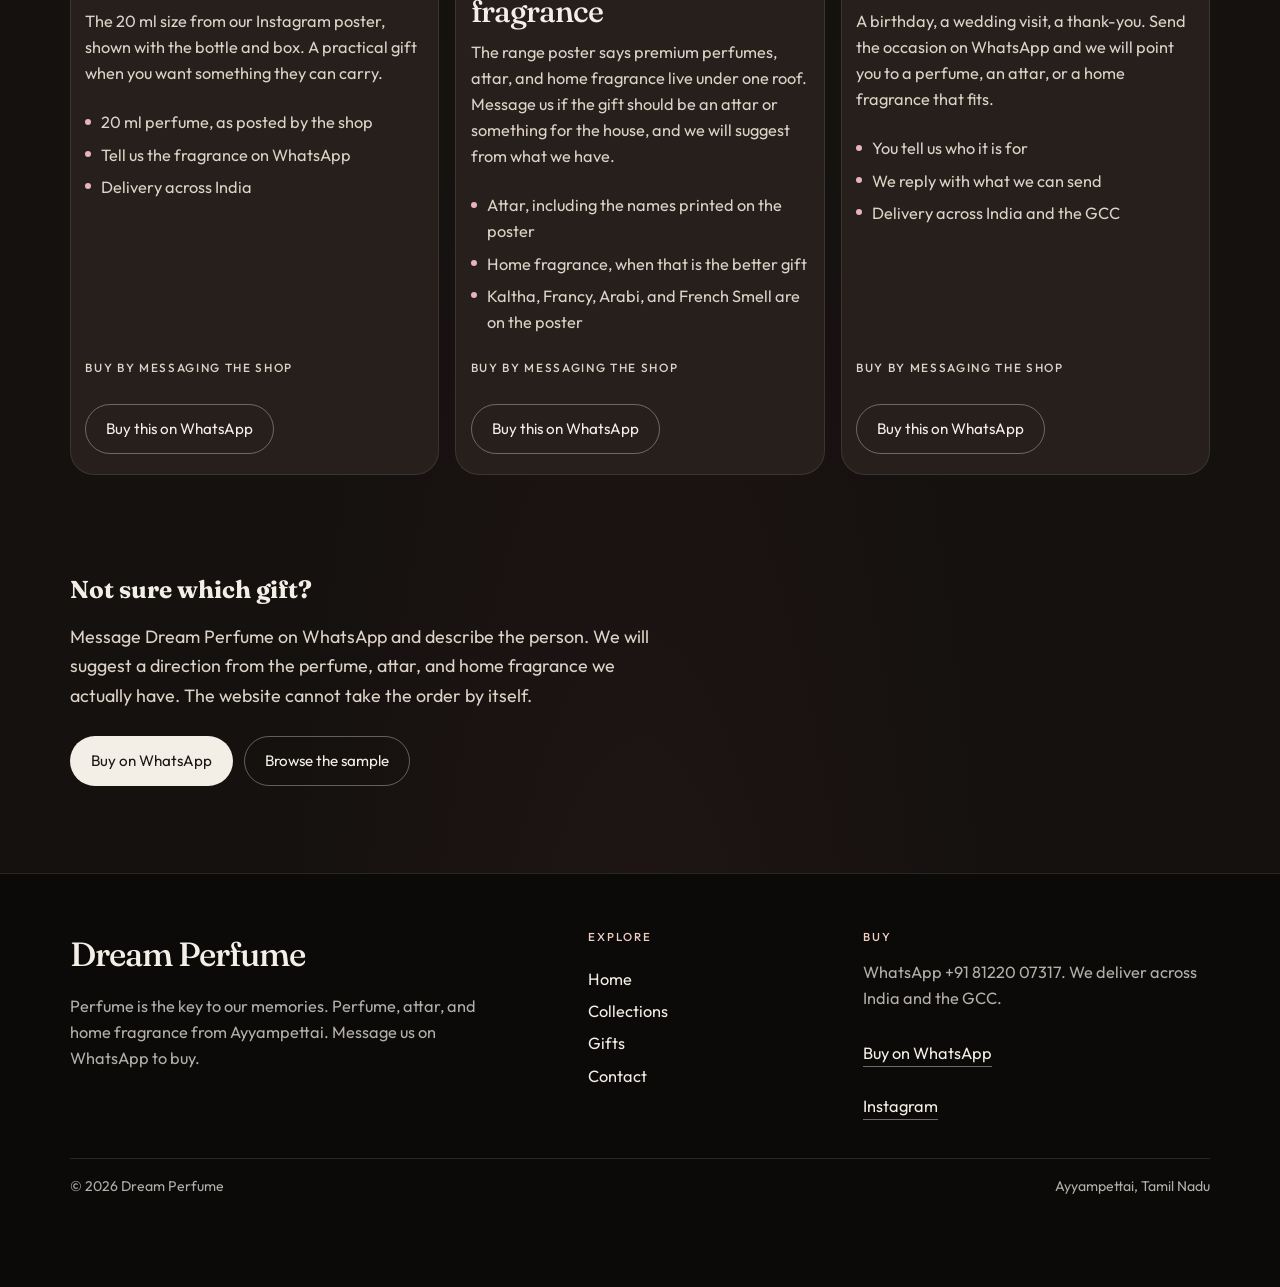
<file: gifts.html>
<!DOCTYPE html>
<html lang="en">
<head>
  <meta charset="utf-8">
  <meta name="viewport" content="width=device-width, initial-scale=1">
  <title>Gifts — Dream Perfume</title>
  <meta name="description" content="Gift a Dream Perfume fragrance. Message the shop on WhatsApp with the occasion. Perfume, attar, and home fragrance, delivered across India and the GCC.">
  <meta name="theme-color" content="#14110f">
  <link rel="icon" href="assets/logo.jpg" type="image/jpeg">
  <link rel="apple-touch-icon" href="assets/logo.jpg">
  <link rel="preconnect" href="https://fonts.googleapis.com">
  <link rel="preconnect" href="https://fonts.gstatic.com" crossorigin>
  <link href="https://fonts.googleapis.com/css2?family=Fraunces:ital,opsz,wght@0,9..144,500;0,9..144,600;1,9..144,500;1,9..144,600&family=Outfit:wght@400;500;600&display=swap" rel="stylesheet">
  <link rel="stylesheet" href="css/styles.css">
  <script>document.documentElement.classList.add("js");</script>
</head>
<body>
  <a class="skip" href="#content">Skip to content</a>
  <header class="site-header">
    <div class="accent-bar" aria-hidden="true"></div>
    <div class="container header-inner">
      <a class="logo" href="index.html">
        <img src="assets/logo.jpg" alt="Dream Perfume" width="72" height="72">
      </a>
      <button class="nav-toggle" type="button" aria-expanded="false" aria-controls="site-nav" aria-label="Open menu">
        <span></span>
        <span></span>
      </button>
      <nav class="site-nav" id="site-nav" aria-label="Primary">
        <a href="index.html">Home</a>
        <a href="collections.html">Collections</a>
        <a href="gifts.html" aria-current="page">Gifts</a>
        <a href="contact.html">Contact</a>
      </nav>
    </div>
  </header>

  <main id="content">
    <header class="page-hero">
      <div class="container">
        <span class="watermark" aria-hidden="true">Gift</span>
        <p class="eyebrow">For someone else</p>
        <h1>Gifts</h1>
        <p class="lede">Tell us the occasion on WhatsApp and we will suggest a perfume, an attar, or a home fragrance. There is no gift cart on this site. You message the shop, we confirm what we can send, and we deliver across India and the GCC.</p>
      </div>
    </header>

    <section class="band tight">
      <div class="container">
        <article class="gift-feature reveal" id="fifty-ml">
          <div class="gift-visual">
            <img src="assets/photos/bottle.jpg" alt="Dream Perfume eau de parfum bottle that can be given as a gift">
          </div>
          <div class="gift-copy">
            <p class="family">A bottle to give</p>
            <h2>The house bottle</h2>
            <p>Our eau de parfum bottle, the one in the Instagram photo. Write to us with who it is for, and whether you want a particular fragrance. Savaro is one name we can see on our own poster. For anything else, ask, and we will tell you what is ready.</p>
            <ul class="includes">
              <li>A Dream Perfume bottle, chosen with you on WhatsApp</li>
              <li>Savaro is the named 50 ml fragrance on our sample</li>
              <li>We confirm the scent before we send it</li>
            </ul>
            <p class="prepared">Buy by messaging the shop</p>
            <a class="btn btn-dark" href="https://wa.me/918122007317?text=Hello%20Dream%20Perfume%2C%20I%20would%20like%20to%20buy%20a%20fragrance%20as%20a%20gift.">Buy this on WhatsApp</a>
          </div>
        </article>

        <div class="gift-grid reveal">
          <article class="gift" id="twenty-ml-gift">
            <div class="gift-visual">
              <img src="assets/photos/twenty-ml.jpg" alt="Poster showing the Dream Perfume 20 ml bottle and box">
            </div>
            <p class="family">A smaller perfume</p>
            <h2>20 ml perfume</h2>
            <p>The 20 ml size from our Instagram poster, shown with the bottle and box. A practical gift when you want something they can carry.</p>
            <ul class="includes">
              <li>20 ml perfume, as posted by the shop</li>
              <li>Tell us the fragrance on WhatsApp</li>
              <li>Delivery across India</li>
            </ul>
            <p class="prepared">Buy by messaging the shop</p>
            <a class="btn btn-line" href="https://wa.me/918122007317?text=Hello%20Dream%20Perfume%2C%20I%20would%20like%20to%20buy%20a%2020%20ml%20perfume%20as%20a%20gift.">Buy this on WhatsApp</a>
          </article>

          <article class="gift" id="attar-home">
            <div class="gift-visual">
              <img src="assets/photos/range.jpg" alt="Range poster listing perfume, attar, and home fragrance">
            </div>
            <p class="family">Attar or home</p>
            <h2>Attar and home fragrance</h2>
            <p>The range poster says premium perfumes, attar, and home fragrance live under one roof. Message us if the gift should be an attar or something for the house, and we will suggest from what we have.</p>
            <ul class="includes">
              <li>Attar, including the names printed on the poster</li>
              <li>Home fragrance, when that is the better gift</li>
              <li>Kaltha, Francy, Arabi, and French Smell are on the poster</li>
            </ul>
            <p class="prepared">Buy by messaging the shop</p>
            <a class="btn btn-line" href="https://wa.me/918122007317?text=Hello%20Dream%20Perfume%2C%20I%20would%20like%20to%20buy%20an%20attar%20or%20a%20home%20fragrance.">Buy this on WhatsApp</a>
          </article>

          <article class="gift" id="occasion">
            <div class="gift-visual">
              <img src="assets/photos/savaro.jpg" alt="Savaro bottle and box from Dream Perfume">
            </div>
            <p class="family">Tell us the day</p>
            <h2>For an occasion</h2>
            <p>A birthday, a wedding visit, a thank-you. Send the occasion on WhatsApp and we will point you to a perfume, an attar, or a home fragrance that fits.</p>
            <ul class="includes">
              <li>You tell us who it is for</li>
              <li>We reply with what we can send</li>
              <li>Delivery across India and the GCC</li>
            </ul>
            <p class="prepared">Buy by messaging the shop</p>
            <a class="btn btn-line" href="https://wa.me/918122007317?text=Hello%20Dream%20Perfume%2C%20I%20would%20like%20to%20buy%20a%20fragrance%20as%20a%20gift.">Buy this on WhatsApp</a>
          </article>
        </div>
      </div>
    </section>

    <section class="band" style="padding-top:0">
      <div class="container closing">
        <h2>Not sure which gift?</h2>
        <p class="lede">Message Dream Perfume on WhatsApp and describe the person. We will suggest a direction from the perfume, attar, and home fragrance we actually have. The website cannot take the order by itself.</p>
        <div class="hero-actions">
          <a class="btn btn-dark" href="https://wa.me/918122007317?text=Hello%20Dream%20Perfume%2C%20I%20would%20like%20to%20buy%20a%20fragrance%20as%20a%20gift.">Buy on WhatsApp</a>
          <a class="btn btn-line" href="collections.html">Browse the sample</a>
        </div>
      </div>
    </section>
  </main>

  <footer class="site-footer">
    <div class="container footer-grid">
      <div>
        <p class="footer-brand">Dream Perfume</p>
        <p class="footer-note">Perfume is the key to our memories. Perfume, attar, and home fragrance from Ayyampettai. Message us on WhatsApp to buy.</p>
      </div>
      <nav aria-label="Footer">
        <p class="footer-label">Explore</p>
        <a href="index.html">Home</a>
        <a href="collections.html">Collections</a>
        <a href="gifts.html">Gifts</a>
        <a href="contact.html">Contact</a>
      </nav>
      <div class="footer-visit">
        <p class="footer-label">Buy</p>
        <p class="footer-note">WhatsApp +91 81220 07317. We deliver across India and the GCC.</p>
        <div class="footer-links">
          <a class="text-link" href="https://wa.me/918122007317?text=Hello%20Dream%20Perfume%2C%20I%20would%20like%20to%20buy%20a%20fragrance.">Buy on WhatsApp</a>
          <a class="text-link" href="https://www.instagram.com/dreamperfume867/">Instagram</a>
        </div>
      </div>
    </div>
    <div class="container footer-base">
      <p>© 2026 Dream Perfume</p>
      <p>Ayyampettai, Tamil Nadu</p>
    </div>
  </footer>
  <a class="whatsapp-float" href="https://wa.me/918122007317?text=Hello%20Dream%20Perfume%2C%20I%20would%20like%20to%20buy%20a%20fragrance." aria-label="Buy on WhatsApp">
    <svg viewBox="0 0 24 24" aria-hidden="true" focusable="false">
      <path fill="currentColor" d="M20.52 3.48A11.8 11.8 0 0 0 12.06 0C5.5 0 .16 5.33.16 11.89c0 2.09.55 4.13 1.59 5.94L0 24l6.34-1.66a11.9 11.9 0 0 0 5.72 1.46h.01c6.55 0 11.89-5.33 11.89-11.89 0-3.18-1.24-6.16-3.44-8.43zM12.07 21.82h-.01a9.9 9.9 0 0 1-5.03-1.38l-.36-.21-3.76.99 1-3.65-.23-.38a9.86 9.86 0 0 1-1.51-5.26c0-5.45 4.44-9.88 9.9-9.88 2.64 0 5.12 1.03 6.99 2.9a9.82 9.82 0 0 1 2.89 6.98c0 5.45-4.44 9.89-9.88 9.89zm5.42-7.4c-.3-.15-1.76-.87-2.03-.97-.27-.1-.47-.15-.67.15-.2.3-.77.96-.94 1.16-.17.2-.35.22-.64.07-.3-.15-1.25-.46-2.38-1.47-.88-.78-1.47-1.75-1.64-2.04-.17-.3-.02-.46.13-.61.13-.13.3-.35.45-.52.15-.17.2-.3.3-.5.1-.2.05-.37-.02-.52-.08-.15-.67-1.61-.92-2.21-.24-.58-.49-.5-.67-.51l-.57-.01c-.2 0-.52.07-.79.37-.27.3-1.04 1.02-1.04 2.48 0 1.46 1.07 2.87 1.22 3.07.15.2 2.1 3.2 5.08 4.49.71.3 1.26.49 1.69.62.71.23 1.36.2 1.87.12.57-.09 1.76-.72 2.01-1.41.25-.7.25-1.29.17-1.42-.07-.12-.27-.19-.57-.34z"/>
    </svg>
  </a>
  <script src="js/main.js" defer></script>
</body>
</html>
</file>
<file: css/styles.css>
:root {
  --ivory: #f4efe6;
  --paper: #1a1614;
  --card: #261f1c;
  --ink: #f4efe6;
  --ink-soft: #ddd2c6;
  --muted: #c4b6a8;
  --line: rgba(244, 239, 230, 0.14);
  --rose: #e7b4bc;
  --rose-deep: #f3d2cb;
  --gold: #d4b483;
  --espresso: #0c0a09;
  --serif: "Fraunces", "Iowan Old Style", Palatino, "Palatino Linotype", Georgia, serif;
  --sans: "Outfit", "Segoe UI", sans-serif;
  --header: 96px;
  --shadow: 0 18px 44px rgba(0, 0, 0, 0.38);
}

*,
*::before,
*::after {
  box-sizing: border-box;
}

html {
  scroll-behavior: smooth;
}

body {
  margin: 0;
  font-family: var(--sans);
  font-size: 1.02rem;
  font-weight: 400;
  line-height: 1.6;
  color: var(--ink);
  color-scheme: dark;
  background:
    radial-gradient(ellipse at 8% -8%, rgba(141, 59, 72, 0.32), transparent 42%),
    radial-gradient(ellipse at 100% 0%, rgba(196, 154, 90, 0.14), transparent 36%),
    radial-gradient(ellipse at 50% 110%, rgba(90, 40, 52, 0.22), transparent 42%),
    #14110f;
  text-rendering: optimizeLegibility;
  -webkit-font-smoothing: antialiased;
}

body.nav-open {
  overflow: hidden;
}

img {
  max-width: 100%;
  display: block;
}

h1, h2, h3, p {
  margin: 0;
}

ul, ol {
  margin: 0;
  padding: 0;
  list-style: none;
}

a {
  color: inherit;
}

button,
input,
textarea,
select {
  font: inherit;
  color: inherit;
}

button {
  cursor: pointer;
}

::selection {
  background: #8d3b48;
  color: var(--ivory);
}

[hidden] {
  display: none !important;
}

.skip {
  position: absolute;
  left: 1rem;
  top: -48px;
  z-index: 80;
  background: var(--ivory);
  color: #1c1614;
  padding: 0.55rem 0.8rem;
  border-radius: 8px;
  text-decoration: none;
}

.skip:focus {
  top: 0.6rem;
}

:focus-visible {
  outline: 2px solid var(--rose);
  outline-offset: 3px;
}

.accent-bar {
  height: 4px;
  background: linear-gradient(90deg, #8d3b48, #c6a36a 50%, #8d3b48);
}

.container {
  width: min(1140px, calc(100% - 3rem));
  margin-inline: auto;
}

.site-header {
  position: sticky;
  top: 0;
  z-index: 40;
}

.site-header::before {
  content: "";
  position: absolute;
  inset: 0;
  z-index: -1;
  background: rgba(16, 13, 12, 0.88);
  backdrop-filter: blur(16px);
  border-bottom: 1px solid var(--line);
}

.header-inner {
  min-height: calc(var(--header) - 4px);
  display: flex;
  align-items: center;
  justify-content: space-between;
  gap: 1rem;
}

.logo {
  display: flex;
  align-items: center;
  gap: 0.75rem;
  text-decoration: none;
  color: var(--ink);
}

.logo img {
  width: 72px;
  height: 72px;
  object-fit: contain;
}

.whatsapp-float {
  position: fixed;
  right: 1.15rem;
  bottom: 1.15rem;
  z-index: 30;
  display: grid;
  place-items: center;
  width: 58px;
  height: 58px;
  border-radius: 50%;
  background: #25d366;
  color: #fff;
  box-shadow: 0 12px 28px rgba(0, 0, 0, 0.4);
  text-decoration: none;
}

.whatsapp-float svg {
  width: 32px;
  height: 32px;
  display: block;
}

.whatsapp-float:hover {
  transform: translateY(-2px);
  background: #1ebe5d;
}

.hero-photo {
  margin: 0;
  overflow: hidden;
  border-radius: 28px;
  border: 1px solid rgba(244, 239, 230, 0.12);
  background: #100e0c;
  box-shadow: var(--shadow);
}

.hero-photo img {
  width: 100%;
  height: min(70vh, 620px);
  object-fit: cover;
  object-position: center 28%;
}

.photo-well {
  height: 300px;
  margin-bottom: 1rem;
  overflow: hidden;
  border-radius: 16px;
  background: #120f0d;
}

.photo-well img {
  width: 100%;
  height: 100%;
  object-fit: cover;
  object-position: center 18%;
}

.gift-visual {
  overflow: hidden;
}

.gift-visual img {
  width: 100%;
  height: 260px;
  object-fit: cover;
  object-position: center 18%;
}

.gift-feature .gift-visual {
  min-height: 0;
}

.gift-feature .gift-visual img {
  height: 100%;
  min-height: 420px;
}

.footer-links {
  display: flex;
  flex-direction: column;
  align-items: flex-start;
  gap: 0.7rem;
  margin-top: 0.9rem;
}

.footer-links .text-link {
  margin-top: 0;
}

.logo-name {
  display: block;
  font-family: var(--serif);
  font-size: 1.55rem;
  font-weight: 500;
  letter-spacing: -0.03em;
  line-height: 0.9;
}

.logo-sub {
  display: block;
  margin-top: 0.22rem;
  font-size: 0.68rem;
  font-weight: 500;
  letter-spacing: 0.26em;
  text-transform: uppercase;
  color: var(--muted);
}

.site-nav {
  display: flex;
  align-items: center;
  gap: 1.35rem;
}

.site-nav a {
  position: relative;
  text-decoration: none;
  color: var(--ink-soft);
  font-size: 0.96rem;
  white-space: nowrap;
}

.site-nav a::after {
  content: "";
  position: absolute;
  left: 0;
  bottom: -0.35rem;
  width: 100%;
  height: 1px;
  background: var(--rose);
  transform: scaleX(0);
  transform-origin: left;
  transition: transform 0.25s ease;
}

.site-nav a:hover::after,
.site-nav a[aria-current="page"]::after {
  transform: scaleX(1);
}

.site-nav a[aria-current="page"] {
  color: var(--ink);
}

.nav-cta {
  margin-left: 0.35rem;
  border: 1px solid var(--ink);
  border-radius: 999px;
  padding: 0.5rem 0.95rem;
  color: var(--ink) !important;
}

.nav-cta::after {
  display: none !important;
}

.nav-cta:hover {
  background: var(--ink);
  color: var(--ivory) !important;
}

.nav-toggle {
  display: none;
  width: 46px;
  height: 46px;
  border-radius: 50%;
  border: 1px solid rgba(244, 239, 230, 0.22);
  background: transparent;
  align-items: center;
  justify-content: center;
  flex-direction: column;
  gap: 6px;
  padding: 0;
}

.nav-toggle span {
  display: block;
  width: 18px;
  height: 1.5px;
  background: var(--ink);
  transition: transform 0.2s ease;
}

.nav-toggle[aria-expanded="true"] span:first-child {
  transform: translateY(3.75px) rotate(45deg);
}

.nav-toggle[aria-expanded="true"] span:last-child {
  transform: translateY(-3.75px) rotate(-45deg);
}

.hero-grid {
  display: grid;
  grid-template-columns: minmax(0, 1.05fr) minmax(300px, 0.95fr);
  gap: 3rem;
  align-items: center;
  min-height: calc(100svh - var(--header));
  padding: 2.2rem 0 3.2rem;
}

.eyebrow {
  margin-bottom: 0.9rem;
  font-size: 0.75rem;
  font-weight: 500;
  letter-spacing: 0.2em;
  text-transform: uppercase;
  color: var(--rose);
}

h1,
h2,
.logo-name,
.footer-brand,
.step-num,
.monogram {
  font-family: var(--serif);
}

h1 {
  font-weight: 500;
  font-size: clamp(2.8rem, 6.4vw, 6rem);
  line-height: 0.92;
  letter-spacing: -0.04em;
}

h1 em,
h2 em {
  font-style: italic;
  font-weight: 500;
  color: var(--rose);
}

.lede,
.section-intro {
  max-width: 38rem;
  color: var(--ink-soft);
}

.lede {
  margin-top: 1.15rem;
  font-size: 1.12rem;
  line-height: 1.65;
}

.hero-actions {
  display: flex;
  flex-wrap: wrap;
  gap: 0.7rem;
  margin-top: 1.6rem;
}

.btn {
  display: inline-flex;
  align-items: center;
  justify-content: center;
  min-height: 48px;
  padding: 0.75rem 1.25rem;
  border-radius: 999px;
  border: 1px solid transparent;
  text-decoration: none;
  font-size: 0.95rem;
  transition: transform 0.25s ease, background 0.25s ease, color 0.25s ease, border-color 0.25s ease;
}

.btn:hover {
  transform: translateY(-1px);
}

.btn-dark {
  background: var(--ivory);
  color: #1c1614;
}

.btn-dark:hover {
  background: var(--rose);
  color: #1c1614;
}

.btn-line {
  background: transparent;
  border-color: rgba(244, 239, 230, 0.35);
  color: var(--ivory);
}

.btn-line:hover {
  border-color: var(--ivory);
}

.btn-line-light {
  background: transparent;
  border-color: rgba(243, 239, 231, 0.4);
  color: var(--ivory);
}

.btn-line-light:hover {
  background: var(--ivory);
  color: #1c1614;
}

.hero-facts {
  display: flex;
  flex-wrap: wrap;
  gap: 0.55rem 1.15rem;
  margin-top: 1.8rem;
  color: var(--muted);
  font-size: 0.88rem;
}

.hero-facts li {
  display: flex;
  align-items: center;
  gap: 0.45rem;
}

.hero-facts li::before {
  content: "";
  width: 6px;
  height: 6px;
  border-radius: 50%;
  background: var(--gold);
}

.hero-stage {
  position: relative;
  height: 560px;
  overflow: hidden;
}

.stage-disc {
  position: absolute;
  z-index: 0;
  width: min(430px, 88%);
  aspect-ratio: 1;
  left: 50%;
  top: 48%;
  transform: translate(-50%, -56%);
  border-radius: 50%;
  background:
    radial-gradient(circle at 32% 28%, #f3d5cc 0%, #c47d86 32%, #6e3544 64%, #2a181c 100%);
  box-shadow:
    inset -24px -28px 50px rgba(40, 10, 16, 0.28),
    0 30px 70px rgba(0, 0, 0, 0.35);
}

.stage-plinth {
  position: absolute;
  z-index: 0;
  left: 14%;
  right: 14%;
  bottom: 46px;
  height: 20px;
  border-radius: 6px;
  background: linear-gradient(180deg, #4a4038, #1a1614);
  box-shadow: 0 0 0 1px rgba(212, 180, 131, 0.35);
}

.stage-plinth::after {
  content: "";
  position: absolute;
  left: 6%;
  right: 6%;
  top: 16px;
  height: 22px;
  background: radial-gradient(ellipse at center, rgba(28, 22, 20, 0.28), transparent 70%);
}

.stage-bottles {
  position: absolute;
  z-index: 1;
  left: 0;
  right: 0;
  bottom: 54px;
  display: flex;
  justify-content: center;
  align-items: flex-end;
  gap: 1.5rem;
}

.stage-caption {
  text-align: center;
  letter-spacing: 0.14em;
  text-transform: uppercase;
  font-size: 0.72rem;
  color: var(--muted);
}

.bottle {
  display: flex;
  flex-direction: column;
  align-items: center;
  filter: drop-shadow(0 16px 12px rgba(40, 24, 18, 0.13));
}

.cap {
  width: 36px;
  height: 13px;
  border-radius: 3px 3px 2px 2px;
  background: linear-gradient(180deg, #6d655e, #2c2724 42%, #161311);
  box-shadow: inset 0 1px 0 rgba(255, 255, 255, 0.35);
}

.collar {
  width: 30px;
  height: 5px;
  background: linear-gradient(180deg, #ead6aa, #a68456);
}

.neck {
  width: 16px;
  height: 16px;
  margin-bottom: -1px;
  background: linear-gradient(90deg, #f7f4ef, #ddd6cc 46%, #f3efe8);
  border: 1px solid rgba(70, 48, 36, 0.14);
  border-bottom: 0;
}

.glass {
  position: relative;
  width: 74px;
  height: 156px;
  overflow: hidden;
  border-radius: 16px 16px 22px 22px;
  background-color: rgba(255, 250, 245, 0.55);
  background-image: linear-gradient(105deg, rgba(255, 255, 255, 0.7) 0%, rgba(255, 255, 255, 0.16) 24%, rgba(255, 255, 255, 0.05) 50%, rgba(255, 255, 255, 0.28) 100%);
  border: 1px solid rgba(255, 248, 240, 0.38);
  box-shadow: inset 0 0 0 1px rgba(255, 255, 255, 0.35);
}

.bottle.is-tall .glass {
  height: 190px;
}

.liquid {
  position: absolute;
  left: 0;
  right: 0;
  bottom: 0;
  height: 74%;
  background: var(--liquid, #8d3b48);
  background: linear-gradient(
    180deg,
    color-mix(in srgb, var(--liquid, #8d3b48) 62%, white) 0%,
    var(--liquid, #8d3b48) 40%,
    color-mix(in srgb, var(--liquid, #8d3b48) 78%, black) 100%
  );
}

.liquid::before {
  content: "";
  position: absolute;
  left: -10%;
  right: -10%;
  top: -7px;
  height: 14px;
  border-radius: 50%;
  background: color-mix(in srgb, var(--liquid, #8d3b48) 48%, white);
}

.shine {
  position: absolute;
  z-index: 1;
  left: 8px;
  top: 8px;
  width: 7px;
  height: 56%;
  border-radius: 8px;
  background: linear-gradient(180deg, rgba(255, 255, 255, 0.85), rgba(255, 255, 255, 0));
}

.monogram {
  position: absolute;
  z-index: 2;
  left: 50%;
  bottom: 22px;
  transform: translateX(-50%);
  width: 30px;
  height: 30px;
  border-radius: 50%;
  display: grid;
  place-items: center;
  background: rgba(255, 252, 248, 0.92);
  color: #1c1614;
  font-size: 0.95rem;
  font-weight: 500;
}

.marquee {
  overflow: hidden;
  background: #1c1614;
  padding: 0.95rem 0;
  border-block: 1px solid rgba(244, 239, 230, 0.1);
}

.marquee-track {
  display: flex;
  width: max-content;
  animation: drift 46s linear infinite;
}

.marquee:hover .marquee-track {
  animation-play-state: paused;
}

.marquee-group {
  display: flex;
  align-items: center;
  gap: 1.35rem;
  padding-right: 1.35rem;
}

.marquee-group span {
  font-size: 0.78rem;
  font-weight: 500;
  letter-spacing: 0.16em;
  text-transform: uppercase;
  color: rgba(243, 239, 231, 0.84);
}

.marquee-group .dot {
  color: #c6a36a;
}

@keyframes drift {
  from { transform: translateX(0); }
  to { transform: translateX(-50%); }
}

.band {
  padding: 5.4rem 0;
}

.band.tight {
  padding-top: 0.4rem;
}

.section-head {
  display: flex;
  justify-content: space-between;
  align-items: flex-end;
  gap: 1.5rem;
  margin-bottom: 1.8rem;
}

.section-intro {
  margin-top: 0.75rem;
}

.text-link {
  color: var(--ink);
  text-underline-offset: 0.22em;
}

.scent-grid {
  display: grid;
  grid-template-columns: repeat(3, 1fr);
  gap: 1.1rem;
}

.scent-card {
  display: flex;
  flex-direction: column;
  min-height: 100%;
  padding: 0.85rem 0.85rem 1.2rem;
  background: var(--card);
  border: 1px solid rgba(244, 239, 230, 0.1);
  border-radius: 22px;
  color: inherit;
  text-decoration: none;
  transition: transform 0.25s ease, box-shadow 0.25s ease;
}

a.scent-card:hover {
  transform: translateY(-4px);
  box-shadow: var(--shadow);
}

.bottle-well,
.gift-visual {
  display: grid;
  place-items: center;
  border-radius: 16px;
  background: var(--wash, #2c2420);
}

.bottle-well {
  height: 230px;
  margin-bottom: 1rem;
}

.scent-card .copy,
.gift-copy {
  display: flex;
  flex-direction: column;
  flex: 1;
  padding: 0 0.45rem;
}

.family {
  font-size: 0.72rem;
  font-weight: 500;
  letter-spacing: 0.16em;
  text-transform: uppercase;
  color: var(--rose);
}

.scent-card h2,
.scent-card h3 {
  margin: 0.28rem 0 0.5rem;
  font-family: var(--serif);
  font-size: 2.05rem;
  font-weight: 500;
  letter-spacing: -0.03em;
  line-height: 1;
}

.scent-line {
  margin-bottom: 1rem;
  color: var(--ink-soft);
}

.notes {
  display: flex;
  flex-wrap: wrap;
  gap: 0.4rem;
  margin-top: auto;
}

.notes li {
  padding: 0.32rem 0.55rem;
  border-radius: 999px;
  background: rgba(244, 239, 230, 0.08);
  font-size: 0.78rem;
  color: var(--ink-soft);
}

.card-more {
  margin-top: 1rem;
  font-size: 0.9rem;
  color: var(--rose-deep);
}

.scent-card .btn {
  margin-top: 1rem;
  align-self: flex-start;
}

.steps {
  display: grid;
  grid-template-columns: repeat(3, 1fr);
  gap: 1rem;
  margin-top: 1.8rem;
}

.step {
  padding: 1.4rem 1.3rem 1.5rem;
  border: 1px solid var(--line);
  border-radius: 20px;
  background: rgba(38, 31, 28, 0.9);
}

.step-num {
  display: block;
  margin-bottom: 1.2rem;
  font-size: 2rem;
  color: var(--rose);
}

.step h3 {
  margin-bottom: 0.4rem;
  font-family: var(--serif);
  font-size: 1.7rem;
  font-weight: 500;
  letter-spacing: -0.03em;
}

.step p,
.promise p,
.footer-note,
.gift p,
.details dd {
  color: var(--ink-soft);
}

.gift-panel {
  display: grid;
  grid-template-columns: 1.15fr 0.85fr;
  gap: 2rem;
  align-items: center;
  padding: clamp(1.4rem, 4vw, 3rem);
  border: 1px solid rgba(244, 239, 230, 0.1);
  border-radius: 28px;
  background:
    radial-gradient(circle at 92% 18%, rgba(141, 59, 72, 0.12), transparent 30%),
    var(--card);
}

.cluster {
  display: flex;
  align-items: flex-end;
  justify-content: center;
  gap: 0.85rem;
  min-height: 250px;
}

.story {
  background: var(--espresso);
  color: var(--ivory);
}

.story .eyebrow,
.story h2 em {
  color: #f0c7be;
}

.story-grid {
  display: grid;
  grid-template-columns: 1fr 1fr;
  gap: 4rem;
  align-items: start;
}

.story .lede {
  color: rgba(243, 239, 231, 0.76);
}

.promises {
  margin-top: 0.4rem;
}

.promises li {
  display: grid;
  grid-template-columns: auto 1fr;
  gap: 0.9rem 1rem;
  padding: 1.05rem 0;
  border-top: 1px solid rgba(243, 239, 231, 0.12);
}

.promises strong {
  font-weight: 500;
}

.promise-num {
  font-family: var(--serif);
  font-size: 1.3rem;
  color: #f0c7be;
}

.promise p {
  margin-top: 0.2rem;
  color: rgba(243, 239, 231, 0.72);
}

.story .text-link {
  color: var(--ivory);
}

.page-hero {
  padding: 4.2rem 0 1.6rem;
}

.page-hero .container {
  position: relative;
}

.page-hero h1,
.page-hero .lede,
.page-hero .eyebrow {
  position: relative;
  z-index: 1;
}

.watermark {
  position: absolute;
  right: 0;
  top: -0.45em;
  z-index: 0;
  font-family: var(--serif);
  font-style: italic;
  font-weight: 500;
  font-size: clamp(4.5rem, 12vw, 9rem);
  line-height: 0.8;
  color: rgba(244, 239, 230, 0.06);
  pointer-events: none;
  user-select: none;
}

.filter-bar {
  position: sticky;
  top: var(--header);
  z-index: 20;
  padding: 0.85rem 0 0.2rem;
  background: rgba(16, 13, 12, 0.92);
  backdrop-filter: blur(12px);
}

.filters {
  display: flex;
  flex-wrap: wrap;
  gap: 0.45rem;
}

.filters button {
  border: 1px solid rgba(244, 239, 230, 0.22);
  background: transparent;
  border-radius: 999px;
  padding: 0.48rem 0.9rem;
  color: var(--ink-soft);
}

.filters button.is-active {
  background: var(--ivory);
  border-color: var(--ivory);
  color: #1c1614;
}

.filter-count,
.filter-empty {
  margin-top: 0.85rem;
  color: var(--muted);
  font-size: 0.92rem;
}

.filter-empty {
  padding: 2rem 0 1rem;
}

.scent-card {
  scroll-margin-top: 150px;
}

.closing {
  padding-top: 0.5rem;
}

.closing .lede {
  margin: 0.8rem 0 0;
}

.gift-feature,
.gift {
  background: var(--card);
  border: 1px solid rgba(244, 239, 230, 0.1);
}

.gift-feature {
  display: grid;
  grid-template-columns: 0.82fr 1.18fr;
  gap: 1.5rem;
  align-items: center;
  margin-bottom: 1rem;
  padding: 1rem;
  border-radius: 28px;
}

.gift-grid {
  display: grid;
  grid-template-columns: repeat(3, 1fr);
  gap: 1rem;
}

.gift {
  display: flex;
  flex-direction: column;
  gap: 0.75rem;
  padding: 0.9rem 0.9rem 1.25rem;
  border-radius: 24px;
}

.gift-visual {
  min-height: 230px;
  border-radius: 18px;
}

.gift-feature .gift-visual {
  min-height: 380px;
}

.gift h2,
.form-card h2 {
  font-family: var(--serif);
  font-weight: 500;
  letter-spacing: -0.03em;
  line-height: 1;
}

.gift h2 {
  font-size: clamp(1.8rem, 2.4vw, 2.5rem);
}

.gift-feature h2 {
  font-size: clamp(2.4rem, 4vw, 3.6rem);
}

.includes {
  margin: 0.3rem 0 0.4rem;
}

.includes li {
  position: relative;
  margin: 0.38rem 0;
  padding-left: 1rem;
  color: var(--ink-soft);
}

.includes li::before {
  content: "";
  position: absolute;
  left: 0;
  top: 0.58em;
  width: 6px;
  height: 6px;
  border-radius: 50%;
  background: var(--rose);
}

.prepared {
  margin-top: auto;
  font-size: 0.74rem;
  font-weight: 500;
  letter-spacing: 0.14em;
  text-transform: uppercase;
  color: var(--muted);
}

.gift .btn,
.gift-copy .btn {
  margin-top: 0.85rem;
  align-self: flex-start;
}

.notice {
  margin-top: 1.3rem;
  padding: 0.9rem 1rem;
  border: 1px dashed rgba(231, 180, 188, 0.55);
  border-radius: 16px;
  background: rgba(231, 180, 188, 0.08);
  color: var(--rose-deep);
  max-width: 44rem;
}

.contact-grid {
  display: grid;
  grid-template-columns: 0.82fr 1.18fr;
  gap: 2.5rem;
  align-items: start;
}

.details {
  display: grid;
  gap: 1.35rem;
  margin-top: 0.4rem;
}

.details dt {
  margin-bottom: 0.28rem;
  font-size: 0.74rem;
  font-weight: 500;
  letter-spacing: 0.16em;
  text-transform: uppercase;
  color: var(--rose);
}

.details dd {
  margin: 0;
}

.details a {
  text-underline-offset: 0.18em;
}

.form-card {
  padding: clamp(1.2rem, 3vw, 2rem);
  border: 1px solid rgba(244, 239, 230, 0.1);
  border-radius: 24px;
  background: var(--card);
}

.form-card h2 {
  margin-bottom: 0.45rem;
  font-size: 2.2rem;
}

.form-help {
  margin: 0.2rem 0 1.2rem;
  color: var(--ink-soft);
}

.field {
  margin-bottom: 1.05rem;
}

.field label {
  display: block;
  margin-bottom: 0.2rem;
  font-size: 0.75rem;
  font-weight: 500;
  letter-spacing: 0.12em;
  text-transform: uppercase;
  color: var(--muted);
}

.field input,
.field textarea,
.field select {
  width: 100%;
  padding: 0.65rem 0;
  border: none;
  border-bottom: 1px solid rgba(244, 239, 230, 0.28);
  border-radius: 0;
  background: transparent;
}

.field textarea {
  min-height: 130px;
  resize: vertical;
}

.field input::placeholder,
.field textarea::placeholder {
  color: #a89888;
}

.field select {
  appearance: none;
  background-image:
    linear-gradient(45deg, transparent 50%, var(--ink) 50%),
    linear-gradient(135deg, var(--ink) 50%, transparent 50%);
  background-position: calc(100% - 12px) 55%, calc(100% - 7px) 55%;
  background-size: 5px 5px, 5px 5px;
  background-repeat: no-repeat;
}

.field input:focus,
.field textarea:focus,
.field select:focus {
  outline: none;
  border-bottom-color: var(--rose);
  box-shadow: 0 1px 0 var(--rose);
}

.form-status {
  margin-bottom: 1rem;
  padding: 0.9rem 1rem;
  border-radius: 12px;
  background: #3a2428;
  color: var(--rose-deep);
}

.site-footer {
  background: var(--espresso);
  color: var(--ivory);
  padding: 3.4rem 0 5.6rem;
  border-top: 1px solid rgba(243, 239, 231, 0.12);
}

.footer-grid {
  display: grid;
  grid-template-columns: 1.4fr 0.7fr 1fr;
  gap: 2rem;
}

.footer-brand {
  font-size: 2.1rem;
  font-weight: 500;
  letter-spacing: -0.03em;
}

.footer-note {
  max-width: 26rem;
  margin-top: 0.7rem;
  color: rgba(243, 239, 231, 0.72);
}

.footer-label {
  margin-bottom: 0.8rem;
  font-size: 0.72rem;
  font-weight: 500;
  letter-spacing: 0.18em;
  text-transform: uppercase;
  color: #efcfc4;
}

.site-footer nav {
  display: flex;
  flex-direction: column;
  gap: 0.4rem;
}

.site-footer a {
  text-decoration: none;
}

.site-footer nav a:hover,
.footer-visit a:hover {
  color: #f0c7be;
}

.footer-visit .text-link {
  display: inline-block;
  margin-top: 0.9rem;
  color: var(--ivory);
  border-bottom: 1px solid rgba(255, 255, 255, 0.4);
  text-decoration: none;
}

.footer-base {
  display: flex;
  justify-content: space-between;
  gap: 1rem;
  margin-top: 2.4rem;
  padding-top: 1rem;
  border-top: 1px solid rgba(243, 239, 231, 0.12);
  color: rgba(243, 239, 231, 0.72);
  font-size: 0.88rem;
}

.js .reveal {
  opacity: 0;
  transform: translateY(16px);
  transition: opacity 0.7s ease, transform 0.7s ease;
}

.js .reveal.is-in {
  opacity: 1;
  transform: none;
}

@media (max-width: 980px) {
  .scent-grid,
  .gift-grid {
    grid-template-columns: 1fr 1fr;
  }

  .gift-feature,
  .story-grid,
  .contact-grid,
  .gift-panel {
    grid-template-columns: 1fr;
  }

  .gift-feature .gift-visual {
    min-height: 280px;
  }

  .gift-feature .gift-visual img {
    min-height: 320px;
  }
}

@media (max-width: 880px) {
  :root {
    --header: 78px;
  }

  .logo img {
    width: 58px;
    height: 58px;
  }

  .whatsapp-float {
    right: 0.85rem;
    bottom: calc(0.85rem + env(safe-area-inset-bottom, 0px));
    width: 54px;
    height: 54px;
  }

  .nav-toggle {
    display: inline-flex;
  }

  .site-nav {
    position: fixed;
    inset: var(--header) 0 0 0;
    flex-direction: column;
    align-items: flex-start;
    gap: 0.2rem;
    padding: 1.4rem 1.5rem 2rem;
    background: rgba(16, 13, 12, 0.98);
    opacity: 0;
    visibility: hidden;
    pointer-events: none;
    transform: translateY(-8px);
    transition: opacity 0.2s ease, transform 0.2s ease;
  }

  .site-nav.is-open {
    opacity: 1;
    visibility: visible;
    pointer-events: auto;
    transform: none;
  }

  .site-nav a {
    font-family: var(--serif);
    font-size: 2.15rem;
    color: var(--ink);
    padding: 0.25rem 0;
  }

  .site-nav a::after {
    display: none;
  }

  .site-nav a[aria-current="page"] {
    color: var(--rose);
  }

  .nav-cta {
    margin: 0.8rem 0 0;
    border: 0;
    padding: 0.25rem 0;
    font-size: 2.15rem !important;
  }

  .nav-cta:hover {
    background: transparent;
    color: var(--rose) !important;
  }

  .hero-grid {
    grid-template-columns: 1fr;
    min-height: 0;
    gap: 1.5rem;
    padding-top: 1.6rem;
  }

  .hero-stage {
    height: 460px;
  }

  .steps,
  .footer-grid,
  .section-head,
  .footer-base {
    grid-template-columns: 1fr;
    display: grid;
  }

  .section-head,
  .footer-base {
    align-items: start;
  }
}

@media (max-width: 680px) {
  .container {
    width: min(1140px, calc(100% - 2rem));
  }

  .scent-grid,
  .gift-grid,
  .steps {
    grid-template-columns: 1fr;
  }

  .watermark {
    display: none;
  }

  .band {
    padding: 3.5rem 0;
  }

  .page-hero {
    padding-top: 2.6rem;
  }

  .hero-stage {
    height: 420px;
  }

  .hero-photo img {
    height: 460px;
  }

  .visit-form .btn {
    max-width: calc(100% - 4.75rem);
  }

  .stage-bottles {
    gap: 0.85rem;
  }
}

@media (prefers-reduced-motion: reduce) {
  html {
    scroll-behavior: auto;
  }

  .js .reveal,
  .js .reveal.is-in {
    opacity: 1;
    transform: none;
    transition: none;
  }

  .marquee-track,
  .btn,
  .scent-card,
  .nav-toggle span,
  .site-nav,
  .whatsapp-float {
    animation: none !important;
    transition: none !important;
  }
}

@media print {
  .accent-bar,
  .nav-toggle,
  .marquee,
  .nav-cta,
  .hero-stage,
  .whatsapp-float {
    display: none !important;
  }

  .site-header {
    position: static;
  }

  body {
    background: white;
  }
}
</file>
